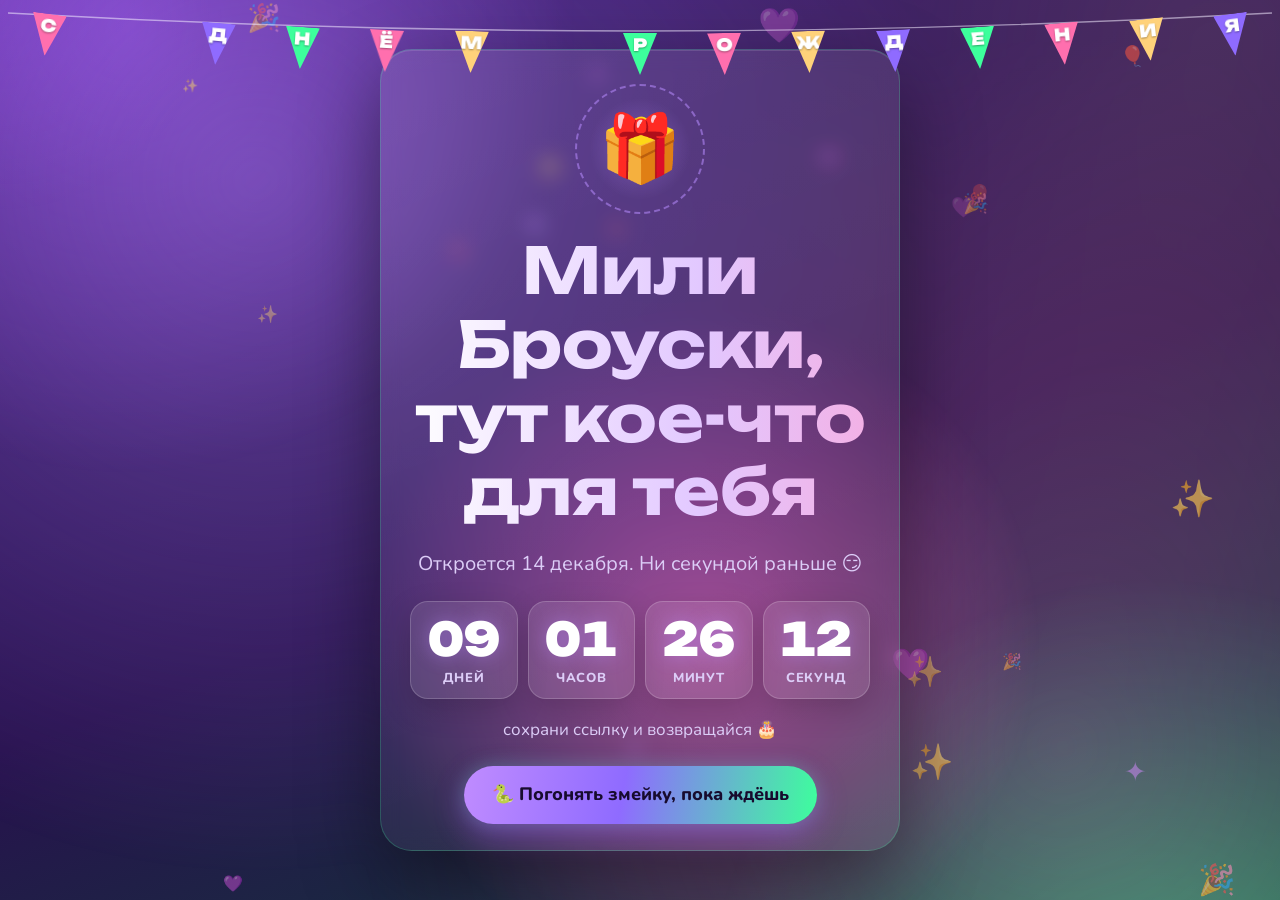
<file: index.html>
<!DOCTYPE html>
<html lang="ru">
<head>
  <meta charset="utf-8">
  <meta name="viewport" content="width=device-width, initial-scale=1, viewport-fit=cover">
  <meta name="robots" content="noindex, nofollow">
  <meta name="theme-color" content="#0e0a16">
  <title>Мили Броуски, это для тебя 🎂</title>
  <link rel="icon" href="data:image/svg+xml,<svg xmlns='http://www.w3.org/2000/svg' viewBox='0 0 100 100'><text y='.9em' font-size='90'>🎂</text></svg>">
  <link rel="preconnect" href="https://fonts.googleapis.com">
  <link rel="preconnect" href="https://fonts.gstatic.com" crossorigin>
  <link rel="stylesheet" href="https://fonts.googleapis.com/css2?family=Unbounded:wght@500;700;900&family=Nunito:wght@400;600;700;800&family=Lora:ital,wght@0,400;0,600;1,400;1,600&display=swap">
  <link rel="stylesheet" href="css/style.css?v=15">
</head>
<body class="theme-cover" data-banner="С ДНЁМ РОЖДЕНИЯ" data-decor="✨,🎈,💜,⭐,🎉,✦">
  <main class="cover">
    <div class="glass">
      <!-- Обратный отсчёт: виден до 14 декабря, потом сам исчезает и появляется вход -->
      <div class="countdown" aria-live="polite">
        <div class="cake-wrap"><div class="cake" aria-hidden="true">🎁</div></div>
        <h1 class="shine">Мили Броуски, тут кое-что для тебя</h1>
        <p class="cd-sub">Откроется 14 декабря. Ни секундой раньше 😏</p>
        <div class="cd-grid">
          <div class="cd-cell"><b data-cd="d">00</b><span>дней</span></div>
          <div class="cd-cell"><b data-cd="h">00</b><span>часов</span></div>
          <div class="cd-cell"><b data-cd="m">00</b><span>минут</span></div>
          <div class="cd-cell"><b data-cd="s">00</b><span>секунд</span></div>
        </div>
        <p class="cd-note">сохрани ссылку и возвращайся 🎂</p>
        <!-- Чтобы ждать было веселее — змейка на отдельном экране -->
        <button id="snake-open" class="btn snake-open" type="button">🐍 Погонять змейку, пока ждёшь</button>
      </div>

      <div class="gate-wrap">
        <div class="cake-wrap"><div class="cake" aria-hidden="true">🎂</div></div>
        <h1 class="shine">Мили Броуски, это для тебя</h1>
        <form id="gate" class="gate" autocomplete="off">
          <label for="word">Секретное слово: кто мы друг другу?</label>
          <input id="word" name="word" type="text" inputmode="text" autocapitalize="off" autocorrect="off" spellcheck="false" placeholder="…" enterkeyhint="go" required>
          <button class="btn" type="submit">Войти</button>
          <div class="err" aria-live="polite"></div>
        </form>
      </div>

      <div class="welcome">
        <span class="age" aria-hidden="true">21</span>
        <h1 class="big shine">С днём рождения, Лапка!</h1>
        <p>21 — это уже серьёзно (нет)</p>
        <a class="btn" href="valorant.html" data-ds="щас, сначала кое-что покажу 👀">пошли в дс? 🎮</a>
      </div>
    </div>
  </main>
  <script src="js/main.js?v=21"></script>
</body>
</html>
</file>
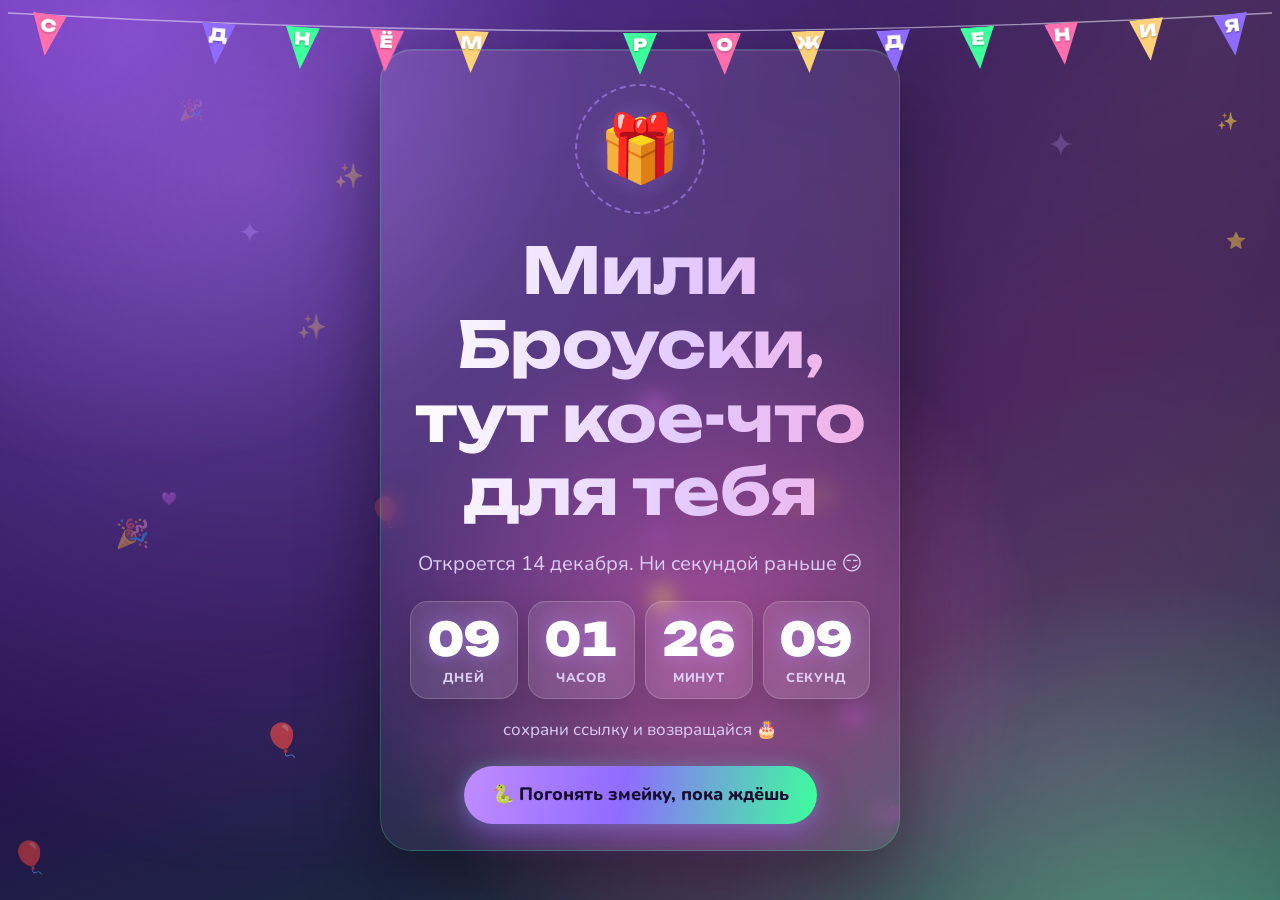
<file: bro.html>
<!DOCTYPE html>
<html lang="ru">
<head>
  <meta charset="utf-8">
  <meta name="viewport" content="width=device-width, initial-scale=1, viewport-fit=cover">
  <meta name="robots" content="noindex, nofollow">
  <meta name="theme-color" content="#fff5ec">
  <title>Моя лучшая бро 🧡</title>
  <script>try{if(sessionStorage.getItem("mili-family-v1")!=="1")location.replace("index.html")}catch(e){}</script>
  <link rel="icon" href="data:image/svg+xml,<svg xmlns='http://www.w3.org/2000/svg' viewBox='0 0 100 100'><text y='.9em' font-size='90'>🧡</text></svg>">
  <link rel="preconnect" href="https://fonts.googleapis.com">
  <link rel="preconnect" href="https://fonts.gstatic.com" crossorigin>
  <link rel="stylesheet" href="https://fonts.googleapis.com/css2?family=Unbounded:wght@500;700;900&family=Nunito:wght@400;600;700;800&family=Lora:ital,wght@0,400;0,600;1,400;1,600&display=swap">
  <link rel="stylesheet" href="css/style.css?v=15">
</head>
<body class="theme-warm" data-page="4" data-banner="БРО НАВСЕГДА" data-decor="🧡,♡,✿,✨,❀">
  <main class="page">

    <section class="years scene zoom-in">
      <div class="num shine" data-speed="0.1">~2</div>
      <div class="cap">года дружбы</div>
      <div class="days">это примерно <b data-count="730">730</b> дней вместе</div>
    </section>

    <section class="prose center">
      <p class="scrub">Тут без рофлов. Ну, почти.</p>
      <p class="scrub">Мили Броуски, я хочу, чтобы ты знала: я всё замечаю. Вот что ты делала для меня все эти два года.</p>
    </section>

    <svg class="wave" viewBox="0 0 140 20" aria-hidden="true"><path d="M2 10 Q 19.5 0 37 10 T 72 10 T 107 10 T 138 10" fill="none" stroke="currentColor" stroke-width="2.5" stroke-linecap="round"/></svg>

    <section>
      <h2 class="reveal split">Ты делаешь милые ролики</h2>
      <div class="clips-warm">
        <figure class="memory reveal">
          <video class="tall" src="media/S04_V1.mp4" poster="media/S04_V1_poster.jpg" width="720" height="1280" controls playsinline preload="none"></video>
        </figure>
        <figure class="memory reveal" style="--d:.1s">
          <video src="media/S04_V5.mp4" poster="media/S04_V5_poster.jpg" width="1280" height="960" controls playsinline preload="none"></video>
        </figure>
        <figure class="memory reveal" style="--d:.2s">
          <video src="media/S04_V7.mp4" poster="media/S04_V7_poster.jpg" width="384" height="384" controls playsinline preload="none" loop></video>
        </figure>
      </div>
    </section>

    <section>
      <h2 class="reveal split">Ты всегда пишешь первой</h2>
      <p class="reveal">И всегда в меня веришь.</p>
      <figure class="memory natural-wrap reveal">
        <img class="zoomable" src="media/S04_V4.jpg" alt="Сообщение от Мили Броуски" width="424" height="307" loading="lazy">
        <figcaption>поддержка уровня «Мили Броуски»</figcaption>
      </figure>
    </section>

    <section>
      <h2 class="reveal split">Ты всегда придумываешь что-то необычное</h2>
      <figure class="memory natural-wrap reveal">
        <img class="zoomable" src="media/S04_V8.jpg" alt="Адвент-календарь из сердечек" width="293" height="182" loading="lazy">
        <figcaption>адвент-календарь, который придумала ты 🍋</figcaption>
      </figure>
    </section>

    <section>
      <h2 class="reveal split">Ты рисуешь</h2>
      <figure class="memory reveal" style="max-width:620px; margin-left:auto; margin-right:auto">
        <img class="zoomable" src="media/S04_V6.jpg" alt="Рисунок Мили Броуски" width="1536" height="2048" loading="lazy">
      </figure>
    </section>

    <section>
      <h2 class="reveal split">И делишься со мной всем</h2>
      <div class="pair reveal">
        <figure class="memory">
          <img class="zoomable" src="media/S04_V2.jpg" alt="Мили Броуски в красном платье" width="722" height="1280" loading="lazy">
        </figure>
        <figure class="memory">
          <img class="zoomable" src="media/S04_V3.jpg" alt="Мили Броуски в очках" width="640" height="640" loading="lazy">
        </figure>
      </div>
    </section>

    <section class="prose center">
      <p class="scrub">Я вижу, сколько сил ты во всё это вкладываешь. И очень-очень это ценю.</p>
    </section>

    <svg class="wave" viewBox="0 0 140 20" aria-hidden="true"><path d="M2 10 Q 19.5 0 37 10 T 72 10 T 107 10 T 138 10" fill="none" stroke="currentColor" stroke-width="2.5" stroke-linecap="round"/></svg>

    <section class="bro-quote zoom-in">
      <p>Ты моя лучшая бро.</p>
      <p class="shine">Мы единственные такие бро.</p>
    </section>

    <div class="next">
      <a class="btn" href="final.html">дальше →</a>
    </div>
  </main>
  <script src="js/main.js?v=21"></script>
</body>
</html>
</file>
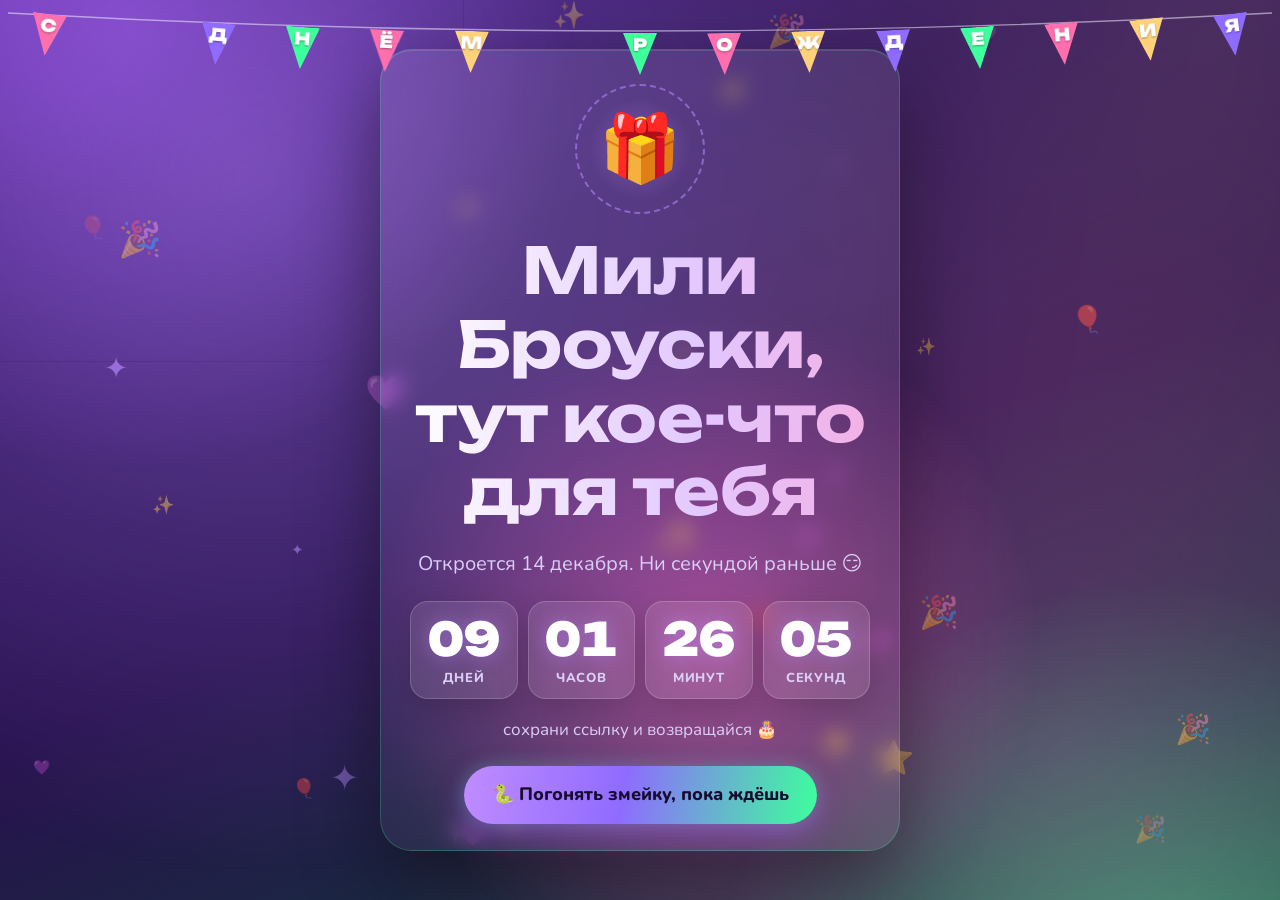
<file: characters.html>
<!DOCTYPE html>
<html lang="ru">
<head>
  <meta charset="utf-8">
  <meta name="viewport" content="width=device-width, initial-scale=1, viewport-fit=cover">
  <meta name="robots" content="noindex, nofollow">
  <meta name="theme-color" content="#fde8f3">
  <title>Я вижу в них тебя 🐾</title>
  <script>try{if(sessionStorage.getItem("mili-family-v1")!=="1")location.replace("index.html")}catch(e){}</script>
  <link rel="icon" href="data:image/svg+xml,<svg xmlns='http://www.w3.org/2000/svg' viewBox='0 0 100 100'><text y='.9em' font-size='90'>🐾</text></svg>">
  <link rel="preconnect" href="https://fonts.googleapis.com">
  <link rel="preconnect" href="https://fonts.gstatic.com" crossorigin>
  <link rel="stylesheet" href="https://fonts.googleapis.com/css2?family=Unbounded:wght@500;700;900&family=Nunito:wght@400;600;700;800&family=Lora:ital,wght@0,400;0,600;1,400;1,600&display=swap">
  <link rel="stylesheet" href="css/style.css?v=15">
</head>
<body class="theme-anime" data-page="3" data-banner="ЭТО ВСЁ ТЫ" data-decor="🌸,✦,♡,⭐,🐾,✧">
  <main class="page">

    <section class="reveal center scene">
      <h1 data-speed="0.12"><span class="spark">✦</span> <span class="shine">Я вижу в них тебя</span> <span class="spark">✦</span></h1>
      <p class="prose chars-lead">
        <span class="line reveal" style="--d:.15s">Есть персонажи, которые у меня навсегда связаны с тобой.</span>
        <span class="line reveal" style="--d:.35s">Смотрю на них — и вижу тебя.</span>
        <span class="line reveal" style="--d:.55s">Твою дерзость. Твою хитрость. Твой огонь.</span>
        <span class="line accent reveal" style="--d:.8s">Это не просто персонажи. Это ты — в разных вселенных ✦</span>
      </p>
    </section>

    <section class="avatars">
      <figure class="ava reveal">
        <span class="ring"><img class="zoomable" src="media/S03_V1.jpg" alt="Хена" width="736" height="740" loading="lazy"></span>
        <figcaption>Хена 🧡<small>тёплая и яркая — прям как ты</small></figcaption>
      </figure>
      <figure class="ava reveal" style="--d:.1s">
        <span class="ring"><img class="zoomable" src="media/S03_V2.jpg" alt="Рьё" width="736" height="736" loading="lazy"></span>
        <figcaption>Рьё 🔥<small>тот самый огонь внутри</small></figcaption>
      </figure>
      <figure class="ava reveal" style="--d:.2s">
        <span class="ring"><img class="zoomable" src="media/S03_V3.jpg" alt="Вайпер" width="733" height="733" loading="lazy"></span>
        <figcaption>Вайпер, конечно 💚<small>хитрая и опасная, всегда на шаг впереди</small></figcaption>
      </figure>
      <figure class="ava reveal" style="--d:.3s">
        <span class="ring"><img class="zoomable" src="media/S03_V4.jpg" alt="Пауэр" width="1085" height="1085" loading="lazy"></span>
        <figcaption>Пауэр 😈<small>громкая, дерзкая, неповторимая</small></figcaption>
      </figure>
      <figure class="ava reveal" style="--d:.4s">
        <span class="ring"><img class="zoomable" src="media/S03_V5.jpg" alt="Хаймия Мио" width="736" height="736" loading="lazy"></span>
        <figcaption>Хаймия Мио 💙<small>спокойная сила, которой не надо кричать</small></figcaption>
      </figure>
    </section>

    <section class="cat-stage">
      <div class="reveal">
        <h2 class="split">А теперь главный персонаж</h2>
        <p class="muted">Нажми, чтобы посмотреть, кто это</p>
      </div>
      <div class="cat-card zoom-in">
        <img src="media/S03_V6.jpg" alt="Котик" width="612" height="765" loading="lazy">
        <button class="peek" type="button"><span>🙈</span><span>кто это?</span></button>
      </div>
      <div class="cat-text">
        <h2>а это буквально ты 🐱</h2>
        <p>Такой же котик. И всегда кидает этот стикер.</p>
        <div class="paws" aria-hidden="true">🐾🐾🐾</div>
      </div>
    </section>

    <div class="next">
      <a class="btn" href="bro.html" data-ds="почти… ещё чуть-чуть 🐾">пошли в дс?</a>
    </div>
  </main>
  <script src="js/main.js?v=21"></script>
</body>
</html>
</file>
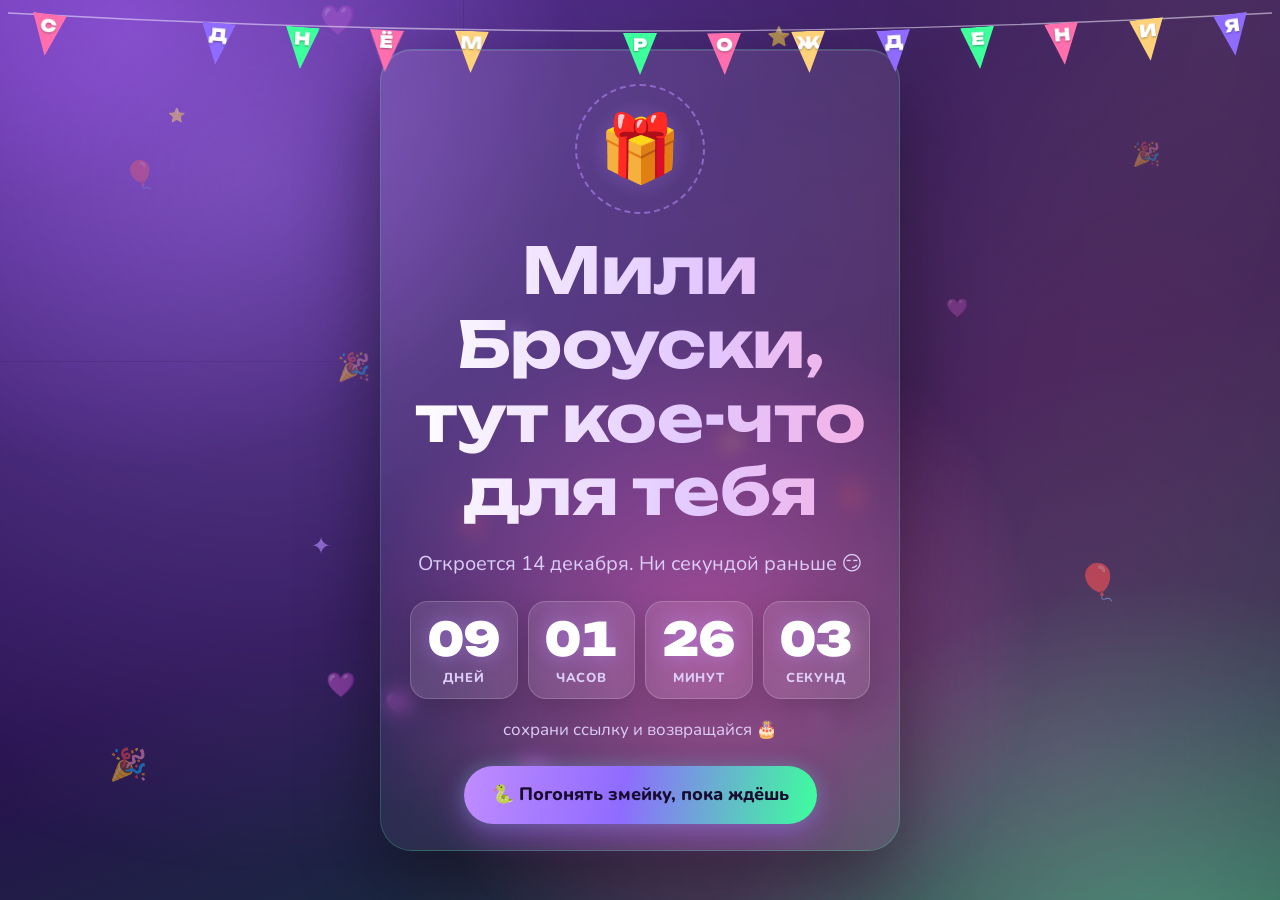
<file: final.html>
<!DOCTYPE html>
<html lang="ru">
<head>
  <meta charset="utf-8">
  <meta name="viewport" content="width=device-width, initial-scale=1, viewport-fit=cover">
  <meta name="robots" content="noindex, nofollow">
  <meta name="theme-color" content="#120a20">
  <title>С днём рождения, Мили Броуски! 💜</title>
  <script>try{if(sessionStorage.getItem("mili-family-v1")!=="1")location.replace("index.html")}catch(e){}</script>
  <link rel="icon" href="data:image/svg+xml,<svg xmlns='http://www.w3.org/2000/svg' viewBox='0 0 100 100'><text y='.9em' font-size='90'>💜</text></svg>">
  <link rel="preconnect" href="https://fonts.googleapis.com">
  <link rel="preconnect" href="https://fonts.gstatic.com" crossorigin>
  <link rel="stylesheet" href="https://fonts.googleapis.com/css2?family=Unbounded:wght@500;700;900&family=Nunito:wght@400;600;700;800&family=Lora:ital,wght@0,400;0,600;1,400;1,600&display=swap">
  <link rel="stylesheet" href="css/style.css?v=15">
</head>
<body class="theme-final" data-page="5" data-banner="УРА, 21 ГОД!" data-decor="✦,⭐,✨,✧,·">
  <main class="page">

    <section class="wish scene">
      <h1 class="split" data-speed="0.12">С днём рождения, Мили Броуски!</h1>
      <p>
        <span class="line reveal" style="--d:.2s">Желаю тебе здоровья, счастья,</span>
        <span class="line reveal" style="--d:.4s">чтобы ты всегда радовалась, была весёлой</span>
        <span class="line reveal" style="--d:.6s">и никогда не грустила.</span>
      </p>
      <p class="one reveal" style="--d:.9s">И это только 1% того, что я тебе желаю.</p>
    </section>

    <!-- Торт: свечи задуваются в микрофон (или пальцем, если микрофон нельзя) -->
    <section class="cake-stage reveal">
      <h2>Сначала — загадай желание 🕯️</h2>
      <p class="muted">и задуй свечи</p>
      <div class="bcake" id="bcake">
        <div class="candles">
          <span class="candle" data-n="0"><i class="flame"></i></span>
          <span class="candle" data-n="1"><i class="flame"></i></span>
          <span class="candle num" data-n="2"><i class="flame"></i><em>2</em></span>
          <span class="candle num" data-n="3"><i class="flame"></i><em>1</em></span>
          <span class="candle" data-n="4"><i class="flame"></i></span>
          <span class="candle" data-n="5"><i class="flame"></i></span>
        </div>
        <div class="tier t2"><i class="drip"></i></div>
        <div class="tier t1"><i class="drip"></i></div>
        <div class="plate"></div>
      </div>
      <div class="blow-ui">
        <button id="blow" class="btn" type="button">🎤 Задуть в микрофон</button>
        <p class="blow-hint muted">или нажимай на свечи пальцем</p>
        <div class="blow-meter" aria-hidden="true"><i></i></div>
      </div>
      <p class="wish-done">Желание загадано и уже в пути ✨<br><small>а теперь — подарок 👇</small></p>
    </section>

    <section class="gift-stage zoom-in">
      <h2>А это тебе 🎁</h2>
      <button id="gift" class="gift" type="button" aria-label="Открыть подарок" aria-expanded="false" aria-controls="prize">
        <span class="lid"><span class="bow"></span></span>
        <span class="box"></span>
        <span class="q" aria-hidden="true">?</span>
      </button>
      <p class="tap">нажми на коробку</p>

      <div id="prize" class="prize" aria-live="polite">
        <div class="qr"><img id="qr" alt="QR-код для получения подарка" width="512" height="512"></div>
        <p>Забери свой подарок в пункте выдачи Wildberries, покажи там этот QR 🎁</p>
      </div>
    </section>

    <!-- Намёк на знак зодиака: Стрелец ♐ -->
    <section class="zodiac reveal">
      <span class="kicker">P.S. от звёзд</span>
      <svg viewBox="0 0 300 210" role="img" aria-label="Созвездие Стрельца">
        <path class="arrow" pathLength="1" d="M58 192 H250 M250 192 l-13 -8 M250 192 l-13 8 M58 192 l-12 -8 M58 192 l-12 8 M70 192 l-12 -8 M70 192 l-12 8"/>
        <g class="lines">
          <line x1="40" y1="110" x2="95" y2="100" style="--d:.1s"/>
          <line x1="40" y1="110" x2="100" y2="150" style="--d:.2s"/>
          <line x1="95" y1="100" x2="100" y2="150" style="--d:.3s"/>
          <line x1="95" y1="100" x2="125" y2="60" style="--d:.4s"/>
          <line x1="125" y1="60" x2="165" y2="95" style="--d:.5s"/>
          <line x1="95" y1="100" x2="165" y2="95" style="--d:.6s"/>
          <line x1="100" y1="150" x2="180" y2="150" style="--d:.7s"/>
          <line x1="165" y1="95" x2="180" y2="150" style="--d:.8s"/>
          <line x1="165" y1="95" x2="225" y2="85" style="--d:.9s"/>
          <line x1="225" y1="85" x2="240" y2="135" style="--d:1s"/>
          <line x1="240" y1="135" x2="180" y2="150" style="--d:1.1s"/>
        </g>
        <g class="stars">
          <circle cx="40" cy="110" r="3.2"/>
          <circle cx="95" cy="100" r="3.6"/>
          <circle cx="100" cy="150" r="4.4"/>
          <circle cx="125" cy="60" r="3.4"/>
          <circle cx="165" cy="95" r="3"/>
          <circle cx="180" cy="150" r="3.8"/>
          <circle cx="225" cy="85" r="4.2"/>
          <circle cx="240" cy="135" r="3"/>
        </g>
      </svg>
      <div class="sign" aria-hidden="true">&#9808;&#xFE0E;</div>
      <p>14 декабря звёзды выстроились в одного очень меткого человека.</p>
      <p class="muted">Ты родилась под знаком, который всегда попадает точно в цель 🏹<br>Теперь понятно, откуда такие хедшоты 😏</p>
    </section>

    <!-- Большое письмо: что я её очень люблю и ценю -->
    <section class="letter">
      <div class="letter-inner">
        <h2 class="split">Мили Броуски, это тебе 💌</h2>
        <p class="scrub">Хочу сказать то, что в войсе обычно не говорится вслух.</p>
        <p class="scrub">Я очень тебя люблю и очень ценю. По-настоящему — так, что словами это сложно передать, но я попробую.</p>
        <p class="scrub">Ты человек, с которым можно и орать в войсе, и рофлить до ночи, и молчать, и говорить о самом важном. С тобой всегда легко, всегда смешно и всегда по-настоящему.</p>
        <p class="scrub">Спасибо тебе за каждое «пошли в дс?», за каждый ролик, каждый рисунок и каждый стикер с котиком. За то, что пишешь первой, придумываешь что-то необычное и делишься со мной всем. Я вижу, сколько в этом тебя, и ничего из этого не принимаю как должное.</p>
        <p class="scrub">Мы друг другу не просто друзья. Мы друг другу семья. И для меня это самое ценное, что только может быть.</p>
        <p class="scrub">Пусть твой 21-й год будет самым ярким: побольше эйсов и вантапов, поменьше токсичных тиммейтов, и чтобы каждый день находился повод улыбнуться. А если вдруг станет грустно — ты знаешь, где меня найти. В дс, конечно.</p>
        <p class="big-love reveal">Люблю тебя, Мили Броуски <span class="heartbeat">💜</span></p>
        <p class="sig reveal">— твоя семья. Навсегда.</p>
      </div>
    </section>

    <section class="last center reveal">
      <button id="ds-final" class="btn" type="button">Ну что, пошли в дс? 💜</button>
    </section>
  </main>
  <script src="js/main.js?v=21"></script>
</body>
</html>
</file>
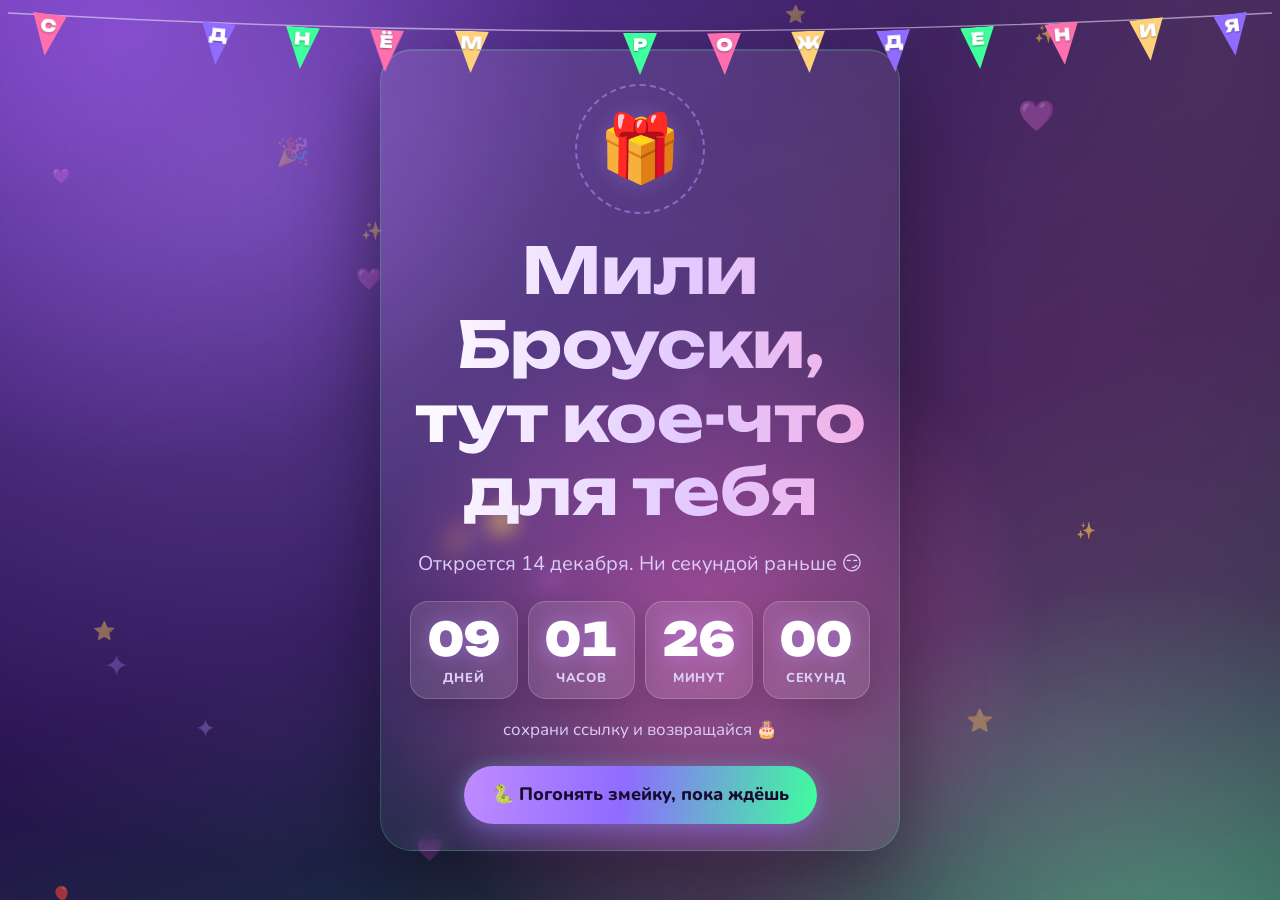
<file: memes.html>
<!DOCTYPE html>
<html lang="ru">
<head>
  <meta charset="utf-8">
  <meta name="viewport" content="width=device-width, initial-scale=1, viewport-fit=cover">
  <meta name="robots" content="noindex, nofollow">
  <meta name="theme-color" content="#fff4d9">
  <title>Мили Броуски: мемы и мультивселенная 😈</title>
  <script>try{if(sessionStorage.getItem("mili-family-v1")!=="1")location.replace("index.html")}catch(e){}</script>
  <link rel="icon" href="data:image/svg+xml,<svg xmlns='http://www.w3.org/2000/svg' viewBox='0 0 100 100'><text y='.9em' font-size='90'>😈</text></svg>">
  <link rel="preconnect" href="https://fonts.googleapis.com">
  <link rel="preconnect" href="https://fonts.gstatic.com" crossorigin>
  <link rel="stylesheet" href="https://fonts.googleapis.com/css2?family=Unbounded:wght@500;700;900&family=Nunito:wght@400;600;700;800&family=Lora:ital,wght@0,400;0,600;1,400;1,600&display=swap">
  <link rel="stylesheet" href="css/style.css?v=15">
</head>
<body class="theme-memes" data-page="2" data-banner="ЗЛЮКА ДНЯ" data-decor="😈,🤣,💥,⭐,😤,✨,💢">
  <main class="page">

    <section class="reveal scene">
      <h1 class="split" data-speed="0.12">Мили Броуски — <mark>злюка</mark>.<br>Но милая злюка.</h1>
      <p class="prose">Ругается — и через секунду уже рофлит. Самый смешной человек в моей жизни, без преувеличений.</p>
    </section>

    <section class="meters reveal">
      <div class="meter">
        <div class="label"><span>Уровень злюки 😤</span><span data-count="67" data-suffix="% 🤣">67% 🤣</span></div>
        <div class="track"><div class="fill" style="--v:67%; --c:#ff5a4e"></div></div>
      </div>
      <div class="meter">
        <div class="label"><span>Уровень милоты 🥺</span><span data-count="100" data-suffix="%">100%</span></div>
        <div class="track"><div class="fill" style="--v:100%; --c:#ff8fc7"></div></div>
      </div>
      <div class="meter">
        <div class="label"><span>Уровень рофла 🤣</span><span>не влезло 🤯</span></div>
        <div class="track"><div class="fill" style="--v:100%; --c:#ffd23f"></div></div>
      </div>
    </section>

    <div class="ticker" data-text="ЗЛЮКА ✦ НО МИЛАЯ ✦ РОФЛ ✦ ЗЛЮКА ✦ НО МИЛАЯ ✦ ОЧЕНЬ СМЕШНАЯ ✦"></div>

    <section class="grid2">
      <figure class="sticker reveal" style="--r:-2deg" data-emoji="🎬">
        <img class="zoomable" src="media/S02_V1.jpg" alt="Мем Absolute Cinema" width="1280" height="1104" loading="lazy">
        <figcaption>Мили Броуски, когда её рофл зашёл всему войсу</figcaption>
      </figure>

      <figure class="sticker reveal" style="--r:1.5deg; --d:.1s" data-emoji="🤨">
        <img class="zoomable" src="media/S02_V2.jpg" alt="Мили Броуски в наушниках" width="1280" height="1112" loading="lazy">
        <figcaption>Лицо человека, который сейчас скажет что-то очень смешное. Или наорёт.
          <small>Шансы 50 на 50, угадать невозможно</small></figcaption>
      </figure>

      <figure class="sticker narrow reveal" style="--r:-3deg" data-emoji="👁">
        <img class="zoomable" src="media/S02_V6.jpg" alt="Мили Броуски смотрит в камеру" width="484" height="296" loading="lazy">
        <figcaption>Когда твой бро сделал что-то ужасное, и ты смотришь на то, что он натворил</figcaption>
      </figure>
    </section>

    <!-- Горизонтальная лента: листаешь вниз — карточки едут вбок -->
    <section class="hscroll">
      <div class="hs-sticky">
        <div class="hs-head">
          <span class="verse-label">🌀 Мили Броуски во всех вселенных</span>
          <h2 class="split">Если бы она была <mark>аниме-персонажем</mark></h2>
          <p>А она была. Причём сразу в трёх вселенных. Листай →</p>
        </div>

        <div class="hs-track">
        <figure class="sticker reveal" style="--r:1deg" data-emoji="🔮">
          <img class="zoomable" src="media/S02_V3.jpg" alt="Мили Броуски в стиле Fairy Tail" width="1149" height="1369" loading="lazy">
          <figcaption>Хвост Феи, теневая магия.
            <small>Сохраняет хладнокровие. Ну, иногда.</small></figcaption>
        </figure>

        <figure class="sticker reveal" style="--r:-1.5deg; --d:.1s" data-emoji="🎯">
          <img class="zoomable" src="media/S02_V4.jpg" alt="Мили Броуски как агент Валоранта Shade" width="1054" height="1492" loading="lazy">
          <figcaption>Агент Shade, контроллер.
            <small>Riot, мы ждём. Пора добавлять.</small></figcaption>
        </figure>

        <figure class="sticker reveal" style="--r:2deg" data-emoji="⭐">
          <img class="zoomable" src="media/S02_V5.jpg" alt="Мили Броуски как персонаж Genshin Impact Кирэя" width="1181" height="1331" loading="lazy">
          <figcaption>Кирэя, 5★, Гео.
            <small>Выпадает с первой крутки. Потому что заслужила.</small></figcaption>
        </figure>
        </div>
        <div class="hs-bar" aria-hidden="true"><i></i></div>
      </div>
    </section>

    <div class="ticker alt" data-text="ГГ ✦ МИЛИ БРОУСКИ ЛУЧШАЯ ✦ ГГ ✦ ПОШЛИ В ДС ✦"></div>

    <div class="next">
      <a class="btn" href="characters.html" data-ds="ладно-ладно, ещё пару страничек 😅">пошли сидеть в дс →</a>
    </div>
  </main>
  <script src="js/main.js?v=21"></script>
</body>
</html>
</file>
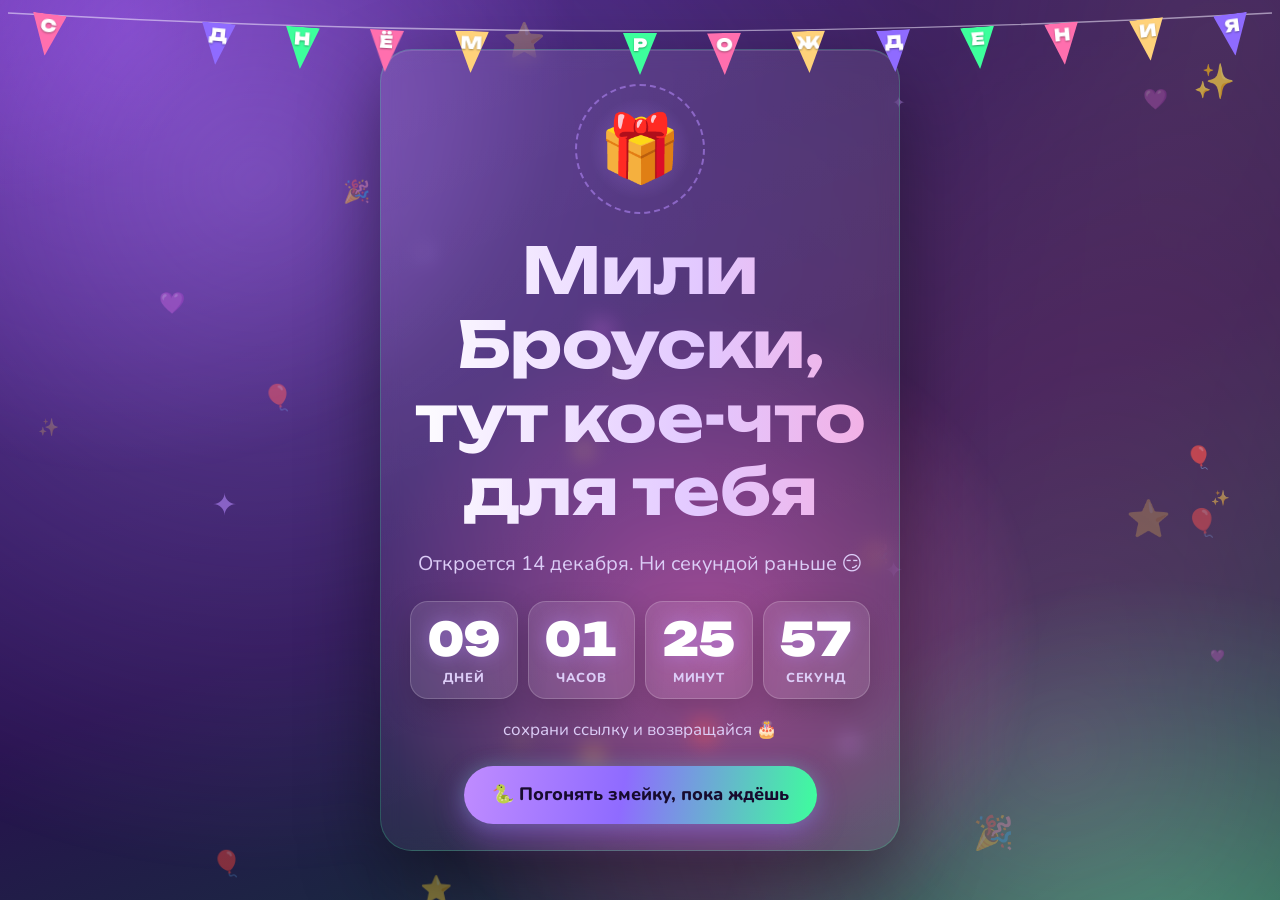
<file: valorant.html>
<!DOCTYPE html>
<html lang="ru">
<head>
  <meta charset="utf-8">
  <meta name="viewport" content="width=device-width, initial-scale=1, viewport-fit=cover">
  <meta name="robots" content="noindex, nofollow">
  <meta name="theme-color" content="#06080a">
  <title>Хайлайты Мили Броуски 💚</title>
  <script>try{if(sessionStorage.getItem("mili-family-v1")!=="1")location.replace("index.html")}catch(e){}</script>
  <link rel="icon" href="data:image/svg+xml,<svg xmlns='http://www.w3.org/2000/svg' viewBox='0 0 100 100'><text y='.9em' font-size='90'>💚</text></svg>">
  <link rel="preconnect" href="https://fonts.googleapis.com">
  <link rel="preconnect" href="https://fonts.gstatic.com" crossorigin>
  <link rel="stylesheet" href="https://fonts.googleapis.com/css2?family=Unbounded:wght@500;700;900&family=Nunito:wght@400;600;700;800&family=Lora:ital,wght@0,400;0,600;1,400;1,600&display=swap">
  <link rel="stylesheet" href="css/style.css?v=15">
</head>
<body class="theme-valo" data-page="1" data-banner="GG WP · LVL 21" data-decor="✚,◆,☠,✦,⌖">
  <main class="page">

    <section class="valo-hero reveal scene">
      <span class="kicker">// Viper main · Diamond 1</span>
      <h1 class="glitch" data-speed="0.12" data-text="Хайлайты Мили Броуски">Хайлайты Мили&nbsp;Броуски</h1>
      <p class="muted prose">Когда Кира заходит в катку, у врагов начинается очень токсичный день ☠️💚</p>
      <div class="stats">
        <div class="stat"><span>Агент</span><b>Вайпер</b></div>
        <div class="stat"><span>Ранг</span><b>Даймонд&nbsp;1</b></div>
        <div class="stat"><span>Стиль</span><b>Хитро</b></div>
      </div>
    </section>

    <div class="ticker" data-text="ACE ✦ ВАНТАПЫ ✦ ИДЕАЛЬНЫЙ СПРЕЙ ✦ VIPER MAIN ✦ DIAMOND 1 ✦ ТИММЕЙТЫ, УЧИТЕСЬ ✦"></div>

    <!-- Разминка: пока не попадёшь по всем мишеням, хайлайты закрыты -->
    <section class="aim reveal" id="aim">
      <span class="kicker">// разминка перед хайлайтами</span>
      <h2>Попади по <span class="aim-goal">15</span> мишеням — и хайлайты твои</h2>
      <div class="arena" id="arena">
        <div class="arena-hud">
          <span>🎯 <b id="aim-hits">0</b>/<span class="aim-goal">15</span></span>
          <span>⏱ <b id="aim-time">0.0</b> с</span>
          <span>точность <b id="aim-acc">—</b></span>
        </div>
        <div class="arena-start">
          <p>Мишени появляются и исчезают. Жми быстрее, чем они пропадут.</p>
          <button class="btn" id="aim-start" type="button">Начать разминку</button>
        </div>
      </div>
      <p class="aim-result" aria-live="polite"></p>
    </section>

    <!-- Подписи к видео можно менять как угодно: .clip-tag — плашка, figcaption — текст под видео -->
    <section class="grid2 vault">
      <figure class="clip reveal">
        <div class="clip-tag">Эйс</div>
        <div class="frame"><video src="media/S01_V1.mp4" poster="media/S01_V1_poster.jpg" width="1280" height="720" controls playsinline preload="none"></video></div>
        <figcaption>Пять из пяти. Тиммейты просто стояли и смотрели.</figcaption>
      </figure>

      <figure class="clip reveal" style="--d:.1s">
        <div class="clip-tag">Эйс на пистолетке</div>
        <div class="frame"><video src="media/S01_V2.mp4" poster="media/S01_V2_poster.jpg" width="1280" height="720" controls playsinline preload="none"></video></div>
        <figcaption>Пистолетный раунд, а итог тот же: все пятеро в лобби.</figcaption>
      </figure>

      <figure class="clip reveal">
        <div class="clip-tag">Умом</div>
        <div class="frame"><video src="media/S01_V3.mp4" poster="media/S01_V3_poster.jpg" width="1280" height="720" controls playsinline preload="none"></video></div>
        <figcaption>Не аим, а голова: переиграла всех чисто на хитрости.</figcaption>
      </figure>

      <figure class="clip reveal" style="--d:.1s">
        <div class="clip-tag">Тиммейты, учитесь</div>
        <div class="frame"><video src="media/S01_V4.mp4" poster="media/S01_V4_poster.jpg" width="1280" height="720" controls playsinline preload="none"></video></div>
        <figcaption>Сохраняйте и пересматривайте. Бесплатный урок от Даймонда.</figcaption>
      </figure>

      <figure class="clip reveal">
        <div class="clip-tag">Вантапы</div>
        <div class="frame"><video src="media/S01_V5.mp4" poster="media/S01_V5_poster.jpg" width="1280" height="720" controls playsinline preload="none"></video></div>
        <figcaption>Один выстрел — один минус. Даже не пытайтесь.</figcaption>
      </figure>

      <figure class="clip reveal" style="--d:.1s">
        <div class="clip-tag">Идеальный спрей</div>
        <div class="frame"><video src="media/S01_V6.mp4" poster="media/S01_V6_poster.jpg" width="1280" height="720" controls playsinline preload="none"></video></div>
        <figcaption>Контроль отдачи как по учебнику. Каждая пуля — куда надо.</figcaption>
      </figure>

      <figure class="clip reveal">
        <div class="clip-tag">Реплей</div>
        <div class="frame"><video src="media/S01_V7.mp4" poster="media/S01_V7_poster.jpg" width="1280" height="720" controls playsinline preload="none"></video></div>
        <figcaption>Разбор для тех, кто не понял с первого раза 📼</figcaption>
      </figure>
    </section>

    <section class="reveal vault">
      <span class="kicker">// пруфы</span>
      <figure class="clip" style="max-width:820px">
        <div class="frame"><img class="zoomable" src="media/S01_V8.jpg" alt="Таблица счёта матча" width="1112" height="656" loading="lazy"></div>
        <figcaption>«Князь Демонов» — это она. Первая строчка, 11/4/4, счёт 6:1. Вопросы?</figcaption>
      </figure>
    </section>

    <div class="ticker alt" data-text="⚠ НЕ БЫКУЙ НА ВАЙПЕР ⚠ ОПАСНО ДЛЯ ЖИЗНИ ⚠"></div>

    <section class="reveal">
      <div class="warning">
        <h2>⚠ Внимание, тиммейты</h2>
        <p>Быкануть на Мили Броуски можно. Один раз.</p>
        <p>Дальше будет разнос: сначала в игре, потом в чате. Возражения не принимаются, мы предупреждали.</p>
      </div>
    </section>

    <div class="next">
      <a class="btn" href="memes.html">дальше →</a>
    </div>
  </main>
  <script src="js/main.js?v=21"></script>
</body>
</html>
</file>
<file: css/style.css>
/* ============ База ============ */
*, *::before, *::after { box-sizing: border-box; }
html { -webkit-text-size-adjust: 100%; scroll-behavior: smooth; }
body {
  margin: 0;
  min-height: 100vh;
  min-height: 100svh;
  background-color: var(--bg);
  color: var(--fg);
  font-family: "Nunito", system-ui, -apple-system, "Segoe UI", Roboto, sans-serif;
  font-size: 19px;
  line-height: 1.55;
  -webkit-tap-highlight-color: transparent;
  overflow-x: hidden;
}
img, video { display: block; max-width: 100%; height: auto; }
figure { margin: 0; }
h1, h2, h3 {
  font-family: "Unbounded", system-ui, sans-serif;
  line-height: 1.15;
  margin: 0 0 .5em;
  letter-spacing: -.01em;
  overflow-wrap: anywhere;
}
h1 { font-size: clamp(30px, 8.5vw, 64px); }
h2 { font-size: clamp(22px, 6.2vw, 40px); }
h3 { font-size: clamp(18px, 5vw, 24px); }
p { margin: 0 0 1em; }
a { color: inherit; }

.page {
  position: relative; z-index: 1;
  max-width: 1080px;
  margin: 0 auto;
  /* Снизу запас 110px: там закреплены кнопка музыки и ползунок громкости —
     иначе в самом конце страницы они накрывают кнопку перехода */
  padding: calc(78px + env(safe-area-inset-top)) 14px calc(110px + env(safe-area-inset-bottom));
}
@media (min-width: 600px) { .page { padding-left: 28px; padding-right: 28px; } }
section { margin: 0 0 64px; }
.prose { max-width: 700px; }
.prose.center, .center .prose { margin-left: auto; margin-right: auto; }
.center { text-align: center; }
.muted { color: var(--muted, inherit); opacity: .9; }
.small { font-size: 16px; }

/* Сетка в две колонки на широких экранах */
@media (min-width: 860px) {
  .grid2 { display: grid; grid-template-columns: 1fr 1fr; gap: 34px 28px; align-items: start; }
  .grid2 > :last-child:nth-child(odd) { grid-column: 1 / -1; max-width: 640px; width: 100%; justify-self: center; }
}

/* Переливающийся текст */
.shine {
  background: var(--shine);
  background-size: 250% 100%;
  -webkit-background-clip: text; background-clip: text;
  color: transparent;
  animation: shine 7s linear infinite;
}

/* ============ Плавающие украшения на фоне ============ */
.decor { position: fixed; inset: 0; z-index: 0; overflow: hidden; pointer-events: none; }
.decor span {
  position: absolute; line-height: 1;
  color: var(--decor, var(--accent));
  opacity: var(--o, .4);
  animation: floaty ease-in-out infinite alternate;
  will-change: transform;
}

/* ============ Бегущая строка ============ */
.ticker {
  position: relative; z-index: 1;
  width: 100vw; margin: 0 0 56px calc(50% - 50vw);
  overflow: hidden; white-space: nowrap;
  padding: 12px 0;
  background: var(--ticker-bg, var(--accent));
  color: var(--ticker-fg, var(--on-accent));
  font: 900 15px/1 "Unbounded", sans-serif; letter-spacing: .08em; text-transform: uppercase;
  transform: rotate(var(--tilt, -1.5deg));
}
.ticker-track { display: inline-flex; animation: marquee var(--speed, 26s) linear infinite; }
.ticker-track span { padding-right: .6em; }

/* ============ Верхняя панель ============ */
.topbar {
  position: fixed; inset: 0 0 auto; z-index: 50;
  display: flex; align-items: center; gap: 14px;
  padding: calc(10px + env(safe-area-inset-top)) 16px 10px;
  background: var(--bar);
  -webkit-backdrop-filter: blur(12px);
  backdrop-filter: blur(12px);
}
.topbar .back {
  display: grid; place-items: center;
  width: 44px; height: 44px; border-radius: 50%;
  text-decoration: none; font-size: 22px; font-weight: 800;
  background: rgba(127, 127, 127, .15);
}
.dots { display: flex; gap: 8px; list-style: none; margin: 0 auto; padding: 0; }
.dots li { width: 9px; height: 9px; border-radius: 50%; background: currentColor; opacity: .22; transition: .3s; }
.dots li.done { opacity: .6; }
.dots li.now { opacity: 1; width: 26px; border-radius: 6px; background: var(--accent); box-shadow: 0 0 12px var(--glow); }
.topbar .count { width: 44px; text-align: right; font-weight: 800; font-size: 14px; opacity: .7; }

/* ============ Кнопки ============ */
.btn {
  position: relative; overflow: hidden;
  display: inline-flex; align-items: center; justify-content: center; gap: .5em;
  min-height: 58px; padding: 14px 28px;
  border: 0; border-radius: 999px;
  background: var(--accent); color: var(--on-accent);
  font: 800 18px/1.15 "Nunito", system-ui, sans-serif;
  text-decoration: none; text-align: center; cursor: pointer;
  box-shadow: 0 10px 28px var(--glow);
  transition: transform .15s ease, box-shadow .2s ease;
}
.btn::after { /* пробегающий блик */
  content: ""; position: absolute; top: 0; bottom: 0; left: -60%; width: 40%;
  background: linear-gradient(100deg, transparent, rgba(255, 255, 255, .45), transparent);
  transform: skewX(-20deg);
  animation: glint 3.8s ease-in-out infinite;
}
.btn:active { transform: scale(.96); }
.btn:focus-visible { outline: 3px solid var(--fg); outline-offset: 3px; }
.next { display: flex; justify-content: center; padding: 16px 0 8px; } /* всегда видна — не зависит от анимации появления */
.next .btn { width: 100%; max-width: 440px; }

/* ============ Появление при прокрутке ============ */
.reveal { opacity: 0; transform: translateY(26px); transition: opacity .8s ease var(--d, 0s), transform .8s ease var(--d, 0s); }
.reveal.in { opacity: 1; transform: none; }

/* ============ Видео и картинки ============ */
video { width: 100%; background: #000; }
.zoomable { cursor: zoom-in; }

.lightbox {
  position: fixed; inset: 0; z-index: 100;
  display: none; align-items: center; justify-content: center;
  padding: calc(16px + env(safe-area-inset-top)) 12px calc(16px + env(safe-area-inset-bottom));
  background: rgba(0, 0, 0, .93);
  cursor: zoom-out;
}
.lightbox.open { display: flex; animation: fade .25s ease; }
.lightbox img { max-width: 100%; max-height: 100%; object-fit: contain; border-radius: 8px; }
.lightbox .close {
  position: absolute; top: calc(12px + env(safe-area-inset-top)); right: 12px;
  width: 48px; height: 48px; border: 0; border-radius: 50%;
  background: rgba(255, 255, 255, .15); color: #fff; font-size: 24px; cursor: pointer;
}

/* ============ Тост ============ */
.toast {
  position: fixed; left: 50%; bottom: calc(28px + env(safe-area-inset-bottom)); z-index: 120;
  transform: translate(-50%, 30px); opacity: 0;
  max-width: calc(100% - 32px);
  padding: 14px 22px; border-radius: 16px;
  background: #1c1626; color: #fff; font-weight: 700; text-align: center;
  box-shadow: 0 12px 30px rgba(0, 0, 0, .35);
  transition: .3s ease; pointer-events: none;
}
.toast.show { transform: translate(-50%, 0); opacity: 1; }

.confetti { position: fixed; inset: 0; z-index: 110; pointer-events: none; }

/* ============ Анимации ============ */
@keyframes fade { from { opacity: 0; } }
@keyframes pop { 0% { opacity: 0; transform: scale(.85); } 70% { transform: scale(1.03); } 100% { opacity: 1; transform: none; } }
@keyframes bob { 50% { transform: translateY(-10px) rotate(-4deg); } }
@keyframes shake { 20%, 60% { transform: translateX(-10px); } 40%, 80% { transform: translateX(10px); } }
@keyframes drift { to { transform: translate(6%, 4%) scale(1.1); } }
@keyframes spin { to { transform: rotate(360deg); } }
@keyframes shine { to { background-position: -250% 0; } }
@keyframes marquee { to { transform: translateX(-50%); } }
@keyframes floaty { from { transform: translate(0, 0) rotate(-12deg); } to { transform: translate(14px, -28px) rotate(14deg); } }
@keyframes twinkle { 50% { opacity: .25; transform: scale(.7); } }
@keyframes glint { 0%, 55% { left: -60%; } 85%, 100% { left: 130%; } }
@keyframes wiggle {
  0%, 70%, 100% { transform: rotate(0); }
  75% { transform: rotate(-5deg); } 80% { transform: rotate(5deg); }
  85% { transform: rotate(-4deg); } 90% { transform: rotate(3deg); }
}
@keyframes glowpulse { 50% { filter: drop-shadow(0 0 18px var(--glow)); } }
@keyframes halo { 50% { transform: scale(1.12); opacity: .9; } }
@keyframes shoot {
  0% { transform: translate(0, 0) rotate(-35deg); opacity: 0; }
  5% { opacity: 1; }
  18%, 100% { transform: translate(-70vw, 45vh) rotate(-35deg); opacity: 0; }
}

/* =================================================================
   ОБЛОЖКА
   ================================================================= */
.theme-cover {
  --bg: #0e0a16; --fg: #f3ecff; --accent: #b88cff; --on-accent: #1a0f2b;
  --glow: rgba(184, 140, 255, .45); --bar: rgba(14, 10, 22, .7); --muted: #c7b8e0;
  --shine: linear-gradient(90deg, #fff 0%, #e2c8ff 25%, #ff9fd2 50%, #ffe39a 75%, #fff 100%);
}
.cover {
  position: relative; z-index: 1; isolation: isolate; overflow: hidden;
  min-height: 100vh; min-height: 100svh;
  display: grid; place-items: center;
  padding: 24px 16px calc(24px + env(safe-area-inset-bottom));
  text-align: center;
}
.cover::before {
  content: ""; position: absolute; inset: -25%; z-index: -1;
  background:
    radial-gradient(circle at 30% 30%, rgba(184, 140, 255, .38), transparent 42%),
    radial-gradient(circle at 72% 72%, rgba(255, 120, 200, .26), transparent 42%),
    radial-gradient(circle at 80% 20%, rgba(255, 210, 122, .14), transparent 35%);
  filter: blur(10px);
  animation: drift 10s ease-in-out infinite alternate;
}
.glass {
  width: min(100%, 520px);
  padding: 34px 22px 26px;
  border: 1px solid rgba(255, 255, 255, .12); border-radius: 32px;
  background: linear-gradient(160deg, rgba(255, 255, 255, .09), rgba(255, 255, 255, .03));
  -webkit-backdrop-filter: blur(10px); backdrop-filter: blur(10px);
  box-shadow: 0 30px 80px rgba(0, 0, 0, .45), inset 0 1px 0 rgba(255, 255, 255, .12);
}
.cake-wrap { position: relative; width: 130px; height: 130px; margin: 0 auto 20px; display: grid; place-items: center; }
.cake-wrap::before {
  content: ""; position: absolute; inset: 0; border-radius: 50%;
  border: 2px dashed rgba(184, 140, 255, .55);
  animation: spin 20s linear infinite;
}
.cake-wrap::after {
  content: ""; position: absolute; inset: 14px; border-radius: 50%;
  background: radial-gradient(circle, rgba(184, 140, 255, .35), transparent 70%);
}
.cake { position: relative; z-index: 1; font-size: 66px; line-height: 1; animation: bob 3s ease-in-out infinite; }
.cover h1 { margin-bottom: .3em; }
.gate { display: flex; flex-direction: column; gap: 12px; width: min(100%, 380px); margin: 26px auto 0; }
.gate label { color: var(--muted); font-size: 18px; }
.gate input {
  min-height: 58px; padding: 0 16px;
  border: 2px solid rgba(255, 255, 255, .16); border-radius: 18px;
  background: rgba(255, 255, 255, .06); color: inherit;
  font: 700 20px "Nunito", sans-serif; text-align: center; outline: none;
  transition: border-color .2s, box-shadow .2s;
}
.gate input:focus { border-color: var(--accent); box-shadow: 0 0 0 5px rgba(184, 140, 255, .18); }
.gate .err { min-height: 1.5em; color: #ff9db8; font-weight: 700; }
.shake { animation: shake .4s; }
.welcome { display: none; }
.unlocked .gate-wrap { display: none; }
.unlocked .welcome { display: block; animation: pop .7s ease both; }
.welcome .big { font-size: clamp(30px, 9vw, 60px); }
.welcome p { font-size: 22px; color: var(--muted); margin-bottom: 30px; }

/* =================================================================
   1 — ВАЛОРАНТ
   ================================================================= */
.theme-valo {
  --bg: #06080a; --fg: #e9fff2; --accent: #3dff8f; --on-accent: #03140a;
  --glow: rgba(61, 255, 143, .38); --bar: rgba(6, 8, 10, .78); --muted: #93bba4;
  --cut: polygon(0 0, calc(100% - 16px) 0, 100% 16px, 100% 100%, 16px 100%, 0 calc(100% - 16px));
  --shine: linear-gradient(90deg, #ffffff 0%, #3dff8f 30%, #b6ffd6 55%, #3dff8f 80%, #ffffff 100%);
  --decor: #3dff8f;
}
body.theme-valo {
  background-image:
    radial-gradient(ellipse at 50% -10%, rgba(61, 255, 143, .16), transparent 55%),
    linear-gradient(rgba(61, 255, 143, .05) 1px, transparent 1px),
    linear-gradient(90deg, rgba(61, 255, 143, .05) 1px, transparent 1px);
  background-size: 100% 900px, 34px 34px, 34px 34px;
  background-repeat: no-repeat, repeat, repeat;
}
body.theme-valo::after { /* лёгкие «сканлайны» как на мониторе */
  content: ""; position: fixed; inset: 0; z-index: 2; pointer-events: none;
  background: repeating-linear-gradient(to bottom, rgba(255, 255, 255, .025) 0 1px, transparent 1px 3px);
}
.kicker {
  display: inline-block; margin-bottom: 14px;
  font: 700 12px/1 "Unbounded", sans-serif; letter-spacing: .25em; text-transform: uppercase;
  color: var(--accent);
}
.theme-valo h1 { text-transform: uppercase; animation: shine 7s linear infinite, glowpulse 3s ease-in-out infinite; }
.valo-hero { position: relative; padding: 22px 0 0; }
.valo-hero::before { /* прицел */
  content: ""; position: absolute; right: 4px; top: 0; width: 64px; height: 64px;
  border: 2px solid rgba(61, 255, 143, .5); border-radius: 50%;
  background:
    linear-gradient(var(--accent), var(--accent)) center / 2px 40% no-repeat,
    linear-gradient(var(--accent), var(--accent)) center / 40% 2px no-repeat;
  opacity: .55; animation: spin 14s linear infinite;
}
.stats { display: grid; grid-template-columns: repeat(3, 1fr); gap: 8px; margin-top: 22px; max-width: 640px; }
.stat {
  padding: 12px 10px;
  border: 1px solid rgba(61, 255, 143, .32);
  background: linear-gradient(160deg, rgba(61, 255, 143, .12), rgba(61, 255, 143, .03));
  clip-path: var(--cut);
}
.stat span { display: block; font-size: 13px; letter-spacing: .12em; text-transform: uppercase; opacity: .7; }
.stat b { display: block; margin-top: 4px; font: 700 14px/1.2 "Unbounded", sans-serif; color: var(--accent); }
.theme-valo .ticker { --ticker-bg: var(--accent); --ticker-fg: var(--on-accent); box-shadow: 0 0 30px var(--glow); }
.theme-valo .ticker.alt { --ticker-bg: #ff4d6d; --ticker-fg: #fff; --tilt: 1.5deg; box-shadow: 0 0 30px rgba(255, 77, 109, .4); }
.clip { margin: 0 0 40px; }
.frame { position: relative; padding: 7px; }
.frame::before, .frame::after {
  content: ""; position: absolute; width: 26px; height: 26px; pointer-events: none;
  border: 3px solid var(--accent); filter: drop-shadow(0 0 6px var(--glow));
}
.frame::before { top: 0; left: 0; border-right: 0; border-bottom: 0; }
.frame::after { right: 0; bottom: 0; border-left: 0; border-top: 0; }
.clip video, .clip img { width: 100%; clip-path: var(--cut); background: #000; }
.clip-tag {
  display: inline-block; margin: 0 0 12px 4px; padding: 6px 14px;
  font: 900 clamp(16px, 5vw, 22px)/1.1 "Unbounded", sans-serif; text-transform: uppercase;
  background: var(--accent); color: var(--on-accent);
  transform: skewX(-10deg);
  box-shadow: 0 0 22px var(--glow);
}
.clip figcaption { margin-top: 10px; padding-left: 4px; color: var(--muted); }
.warning {
  position: relative; max-width: 760px; margin: 0 auto;
  padding: 24px 22px;
  border: 2px solid #ff4d6d; background: linear-gradient(160deg, rgba(255, 77, 109, .14), rgba(255, 77, 109, .04));
  clip-path: var(--cut);
}
.warning h2 { color: #ff6b85; font-size: clamp(18px, 5.4vw, 28px); text-transform: uppercase; }
.warning p:last-child { margin: 0; }

/* =================================================================
   2 — МЕМЫ
   ================================================================= */
.theme-memes {
  --bg: #fff4d9; --fg: #1d1a16; --accent: #ff3d7f; --on-accent: #fff;
  --glow: rgba(255, 61, 127, .35); --bar: rgba(255, 244, 217, .86); --muted: #5d554b;
}
body.theme-memes {
  background-image:
    radial-gradient(circle at 10% 20%, rgba(255, 61, 127, .14), transparent 30%),
    radial-gradient(circle at 90% 60%, rgba(70, 200, 255, .14), transparent 30%),
    radial-gradient(rgba(29, 26, 22, .09) 1.5px, transparent 1.5px);
  background-size: 100% 100%, 100% 100%, 22px 22px;
  background-attachment: fixed, fixed, scroll;
}
.theme-memes h1 mark, .theme-memes h2 mark {
  background: var(--accent); color: #fff; padding: 0 .18em; border-radius: 8px;
  -webkit-box-decoration-break: clone; box-decoration-break: clone;
}
.theme-memes h1 { font-size: clamp(32px, 9vw, 70px); }
.theme-memes .btn { border: 3px solid var(--fg); box-shadow: 5px 5px 0 var(--fg); }
.theme-memes .ticker { --ticker-bg: var(--fg); --ticker-fg: #ffd23f; border-top: 3px solid var(--fg); border-bottom: 3px solid var(--fg); }
.theme-memes .ticker.alt { --ticker-bg: #ffd23f; --ticker-fg: var(--fg); --tilt: 2deg; }
.sticker {
  position: relative;
  margin: 0 0 40px; padding: 10px;
  background: #fff; border: 3px solid var(--fg); border-radius: 18px;
  box-shadow: 6px 6px 0 var(--fg);
  transform: rotate(var(--r, 0deg));
}
.sticker::before { /* скотч */
  content: ""; position: absolute; top: -16px; left: 50%; z-index: 2;
  width: 96px; height: 28px; margin-left: -48px;
  background: rgba(255, 214, 102, .82);
  border-left: 2px dashed rgba(0, 0, 0, .08); border-right: 2px dashed rgba(0, 0, 0, .08);
  transform: rotate(-4deg);
}
.sticker[data-emoji]::after { /* эмодзи-наклейка в углу */
  content: attr(data-emoji); position: absolute; top: -20px; right: -10px; z-index: 2;
  font-size: 46px; line-height: 1; transform: rotate(14deg);
  filter: drop-shadow(2px 3px 0 rgba(0, 0, 0, .25));
}
.sticker.reveal { transform: translateY(26px) rotate(var(--r, 0deg)); }
.sticker.reveal.in { transform: rotate(var(--r, 0deg)); }
.sticker img { width: 100%; border-radius: 10px; }
.sticker figcaption { padding: 12px 6px 4px; font-weight: 800; font-size: 21px; line-height: 1.35; }
.sticker figcaption small { display: block; margin-top: 4px; font-weight: 600; font-size: 17px; color: var(--muted); }
.sticker.narrow { max-width: 420px; margin-left: auto; margin-right: auto; }
.meters {
  max-width: 760px; padding: 22px 20px 6px;
  background: #fff; border: 3px solid var(--fg); border-radius: 22px; box-shadow: 6px 6px 0 var(--fg);
}
.meter { margin: 0 0 18px; }
.meter .label { display: flex; justify-content: space-between; gap: 10px; font-weight: 800; margin-bottom: 6px; }
.meter .track { height: 22px; border: 3px solid var(--fg); border-radius: 999px; overflow: hidden; background: #fff; }
.meter .fill {
  height: 100%; width: 0;
  background: repeating-linear-gradient(-45deg, var(--c, var(--accent)) 0 12px, color-mix(in srgb, var(--c, var(--accent)) 80%, #fff) 12px 24px);
  background-color: var(--c, var(--accent));
  transition: width 1.6s cubic-bezier(.2, .9, .2, 1) .3s;
}
.in .meter .fill { width: var(--v); }
.verse-label {
  display: inline-block; margin-bottom: 18px; padding: 6px 14px;
  border: 3px solid var(--fg); border-radius: 999px; background: #c6f6ff; font-weight: 800;
  box-shadow: 3px 3px 0 var(--fg);
}

/* =================================================================
   3 — ПЕРСОНАЖИ
   ================================================================= */
.theme-anime {
  --bg: #fde8f3; --fg: #3b2a4d; --accent: #ff6fae; --on-accent: #fff;
  --glow: rgba(255, 111, 174, .4); --bar: rgba(253, 232, 243, .82); --muted: #7a6390;
  --shine: linear-gradient(90deg, #3b2a4d 0%, #ff6fae 30%, #8f7bff 60%, #3b2a4d 100%);
}
body.theme-anime { background-image: linear-gradient(165deg, #ffe3f1 0%, #ece7ff 55%, #def2ff 100%); }
.theme-anime h1 .spark { display: inline-block; color: var(--accent); -webkit-text-fill-color: var(--accent); animation: twinkle 2.4s ease-in-out infinite; }
.avatars { display: grid; grid-template-columns: repeat(2, 1fr); gap: 26px 18px; margin-top: 28px; }
@media (max-width: 759px) {
  .ava:last-child:nth-child(odd) { grid-column: 1 / -1; width: calc(50% - 9px); margin: 0 auto; }
}
@media (min-width: 760px) { .avatars { grid-template-columns: repeat(5, 1fr); gap: 26px; } }
.ava { text-align: center; }
.ring { position: relative; display: block; padding: 8px; }
.ring::before {
  content: ""; position: absolute; inset: 0; border-radius: 50%;
  border: 2px dashed var(--accent); opacity: .8;
  animation: spin 16s linear infinite;
}
.ava:nth-child(even) .ring::before { animation-direction: reverse; border-color: #8f7bff; }
.ring::after {
  content: "✦"; position: absolute; top: 2%; right: 4%;
  font-size: 22px; color: #ffcf5a; text-shadow: 0 0 10px rgba(255, 207, 90, .8);
  animation: twinkle 2s ease-in-out infinite;
}
.ava img {
  width: 100%; aspect-ratio: 1; object-fit: cover; border-radius: 50%;
  border: 5px solid #fff;
  box-shadow: 0 14px 30px rgba(120, 60, 140, .22);
}
.ava figcaption { margin-top: 8px; font-weight: 800; color: var(--muted); }
.cat-stage { text-align: center; }
.cat-card {
  position: relative; overflow: hidden;
  max-width: 440px; margin: 24px auto 0;
  border-radius: 30px; border: 6px solid #fff;
  box-shadow: 0 0 0 3px var(--accent), 0 22px 60px rgba(120, 60, 140, .3);
  background: #fff;
}
.cat-card img { width: 100%; filter: blur(22px) saturate(.6); transform: scale(1.15); transition: filter .9s ease, transform .9s ease; }
.cat-card .peek {
  position: absolute; inset: 0;
  display: grid; place-content: center; gap: 10px;
  border: 0; background: rgba(255, 255, 255, .35); color: var(--fg);
  font: 800 20px "Nunito", sans-serif; cursor: pointer;
}
.cat-card .peek span:first-child { font-size: 56px; animation: bob 2.4s ease-in-out infinite; }
.cat-card.open img { filter: none; transform: none; }
.cat-card.open .peek { display: none; }
.cat-text { opacity: 0; transform: translateY(16px); transition: .7s ease .5s; }
.cat-card.open + .cat-text { opacity: 1; transform: none; }
.cat-text h2 { margin-top: 24px; color: var(--accent); }
.paws { font-size: 22px; letter-spacing: .6em; opacity: .55; margin-top: 8px; }

/* =================================================================
   4 — ЧТО ТЫ ДЕЛАЛА ДЛЯ МЕНЯ
   ================================================================= */
.theme-warm {
  --bg: #fff5ec; --fg: #4a2c22; --accent: #e07a5f; --on-accent: #fff;
  --glow: rgba(224, 122, 95, .35); --bar: rgba(255, 245, 236, .86); --muted: #8a6656;
  --shine: linear-gradient(90deg, #e07a5f 0%, #f2b880 35%, #e8a0b4 65%, #e07a5f 100%);
}
body.theme-warm {
  font-family: "Lora", Georgia, "Times New Roman", serif;
  font-size: 20px; line-height: 1.7;
  background-image:
    radial-gradient(ellipse at 50% 0, #ffd9bd 0%, transparent 60%),
    radial-gradient(circle at 0% 60%, rgba(232, 160, 180, .18), transparent 35%),
    radial-gradient(circle at 100% 85%, rgba(242, 184, 128, .2), transparent 35%);
  background-repeat: no-repeat;
}
.theme-warm .page { max-width: 900px; }
.theme-warm h2 { font-family: "Lora", Georgia, serif; font-weight: 600; font-style: italic; font-size: clamp(24px, 6.8vw, 38px); }
.theme-warm h2::before { content: "✿ "; color: var(--accent); font-style: normal; font-size: .7em; vertical-align: .12em; }
.years { text-align: center; position: relative; }
.years .num { font: 900 clamp(90px, 30vw, 190px)/1 "Unbounded", sans-serif; }
.years .cap { font-style: italic; color: var(--muted); font-size: 23px; }
.memory {
  position: relative;
  margin: 26px 0 0; padding: 12px 12px 14px;
  background: #fff; border-radius: 22px;
  box-shadow: 0 14px 44px rgba(120, 60, 30, .13);
}
.memory::before { /* скотч, как у полароида */
  content: ""; position: absolute; top: -12px; left: 50%; z-index: 2;
  width: 84px; height: 24px; margin-left: -42px;
  background: rgba(240, 190, 160, .7);
  transform: rotate(var(--tape, -3deg));
}
.memory:nth-of-type(even)::before { --tape: 4deg; }
.memory img, .memory video { width: 100%; border-radius: 14px; }
.memory video.tall { max-height: 78vh; max-height: 78svh; object-fit: contain; }
.memory.natural-wrap { width: fit-content; max-width: 100%; margin-left: auto; margin-right: auto; }
.memory.natural-wrap img { width: auto; }
.memory figcaption { padding: 10px 6px 0; font-style: italic; color: var(--muted); font-size: 18px; }
.pair { display: grid; grid-template-columns: 1fr 1fr; gap: 14px; margin-top: 26px; }
.pair .memory { margin: 0; }
.pair .memory img { height: 100%; object-fit: cover; aspect-ratio: 3 / 4; }
@media (min-width: 760px) {
  .clips-warm { display: grid; grid-template-columns: 1fr 1fr; gap: 0 22px; align-items: start; }
  .clips-warm .memory:first-child { grid-row: span 2; }
}
.wave { display: block; width: 140px; height: 20px; margin: 46px auto; color: var(--accent); opacity: .7; }
.bro-quote {
  position: relative; text-align: center;
  padding: 44px 20px; border-radius: 30px;
  background: linear-gradient(160deg, #fff, #ffeadb);
  box-shadow: 0 20px 60px rgba(120, 60, 30, .14);
}
.bro-quote::before, .bro-quote::after { position: absolute; font-size: 34px; color: var(--accent); opacity: .5; }
.bro-quote::before { content: "♡"; top: 14px; left: 20px; transform: rotate(-12deg); }
.bro-quote::after { content: "♡"; bottom: 14px; right: 20px; transform: rotate(12deg); }
.bro-quote p { font-size: clamp(24px, 7vw, 42px); line-height: 1.35; font-style: italic; font-weight: 600; margin: 0 0 .4em; }
.bro-quote p:last-child { margin: 0; }

/* =================================================================
   5 — ФИНАЛ
   ================================================================= */
.theme-final {
  --bg: #120a20; --fg: #f5edff; --accent: #c79bff; --on-accent: #1a0f2b; --gold: #ffd27a;
  --glow: rgba(199, 155, 255, .45); --bar: rgba(18, 10, 32, .76); --muted: #cbbbe3;
  --shine: linear-gradient(90deg, #ffd27a 0%, #fff3cf 30%, #ffb3d9 55%, #ffd27a 100%);
  --decor: #fff3cf;
}
body.theme-final {
  background-image:
    radial-gradient(ellipse at 50% -5%, rgba(199, 155, 255, .22), transparent 55%),
    radial-gradient(1.5px 1.5px at 12% 18%, #fff8 50%, transparent),
    radial-gradient(1.5px 1.5px at 78% 12%, #fff6 50%, transparent),
    radial-gradient(1px 1px at 40% 40%, #fff7 50%, transparent),
    radial-gradient(1.5px 1.5px at 88% 55%, #fff5 50%, transparent),
    radial-gradient(1px 1px at 22% 72%, #fff6 50%, transparent),
    radial-gradient(1.5px 1.5px at 60% 85%, #fff5 50%, transparent);
  background-size: 100% 900px, 320px 320px, 280px 280px, 240px 240px, 360px 360px, 300px 300px, 260px 260px;
  background-repeat: no-repeat, repeat, repeat, repeat, repeat, repeat, repeat;
}
.theme-final .page { max-width: 860px; }
.theme-final .decor span { animation-name: twinkle; }
.shooting {
  position: fixed; z-index: 0; pointer-events: none;
  width: 140px; height: 2px; border-radius: 2px;
  background: linear-gradient(90deg, #fff, transparent);
  filter: drop-shadow(0 0 6px #fff);
  opacity: 0;
  animation: shoot 9s ease-in infinite;
}
.shooting.s1 { top: 8%; right: -10%; animation-delay: 1.5s; }
.shooting.s2 { top: 30%; right: -15%; animation-delay: 5.5s; animation-duration: 11s; }
.wish { text-align: center; }
.wish p { font-size: 23px; }
.wish .line { display: block; }
.wish .one { font-size: 25px; font-weight: 800; color: var(--accent); }
.gift-stage { text-align: center; }
.gift-stage .tap { color: var(--muted); margin-top: 6px; }
.gift {
  position: relative; display: block;
  width: 210px; height: 210px; margin: 40px auto 10px;
  border: 0; padding: 0; background: none; cursor: pointer;
  animation: wiggle 2.6s ease-in-out infinite;
}
.gift::before { /* сияние вокруг коробки */
  content: ""; position: absolute; inset: -40px; border-radius: 50%; z-index: -1;
  background: radial-gradient(circle, rgba(199, 155, 255, .55), rgba(255, 210, 122, .15) 45%, transparent 70%);
  animation: halo 2.6s ease-in-out infinite;
}
.gift:focus-visible { outline: 3px solid var(--accent); outline-offset: 8px; border-radius: 16px; }
.gift .box, .gift .lid { position: absolute; border-radius: 12px; }
.gift .box {
  left: 14px; right: 14px; bottom: 0; height: 140px;
  background:
    radial-gradient(circle at 25% 30%, rgba(255, 255, 255, .25) 0 3px, transparent 4px) 0 0 / 34px 34px,
    linear-gradient(160deg, #a866ff, #6f2bd6);
  box-shadow: 0 20px 50px rgba(150, 80, 255, .45), inset 0 -10px 0 rgba(0, 0, 0, .12);
}
.gift .lid {
  left: 0; right: 0; top: 34px; height: 46px; z-index: 2;
  background: linear-gradient(160deg, #bf8aff, #8b45ef);
  box-shadow: 0 6px 0 rgba(0, 0, 0, .15);
  transition: transform .9s cubic-bezier(.3, 1.3, .5, 1), opacity .9s ease;
}
.gift .box::before, .gift .lid::before {
  content: ""; position: absolute; top: 0; bottom: 0; left: 50%; width: 30px; margin-left: -15px;
  background: var(--gold);
}
.gift .bow { position: absolute; left: 50%; top: -30px; width: 0; height: 0; }
.gift .bow::before, .gift .bow::after {
  content: ""; position: absolute; top: 0; width: 48px; height: 34px;
  border: 9px solid var(--gold); border-radius: 50% 50% 50% 50% / 60% 60% 40% 40%;
}
.gift .bow::before { right: 0; transform: rotate(-22deg); }
.gift .bow::after { left: 0; transform: rotate(22deg); }
.gift .q {
  position: absolute; left: 0; right: 0; bottom: 38px; z-index: 1;
  font: 900 46px "Unbounded", sans-serif; color: rgba(255, 255, 255, .9);
  text-shadow: 0 3px 0 rgba(0, 0, 0, .2);
}
.gift.open { animation: none; cursor: default; }
.gift.open .lid { transform: translateY(-190px) rotate(-28deg); opacity: 0; }
.gift.open .q, .gift.open + .tap { display: none; }
.prize { display: none; }
.prize.shown { display: block; animation: pop .8s ease both; }
.qr {
  width: min(78vw, 320px); margin: 10px auto 20px; padding: 14px;
  background: #fff; border-radius: 22px;
  box-shadow: 0 0 0 4px var(--gold), 0 20px 60px var(--glow);
}
.qr img { width: 100%; image-rendering: pixelated; }
.prize p { font-size: 21px; font-weight: 700; }

/* Созвездие Стрельца */
.zodiac { text-align: center; }
.zodiac .kicker { color: var(--gold); }
.zodiac svg { display: block; width: min(100%, 460px); margin: 6px auto 18px; overflow: visible; }
.zodiac .lines line {
  stroke: rgba(255, 243, 207, .55); stroke-width: 1.6; stroke-linecap: round;
  stroke-dasharray: 160; stroke-dashoffset: 160;
  transition: stroke-dashoffset 1.4s ease var(--d, 0s);
}
.zodiac.in .lines line { stroke-dashoffset: 0; }
.zodiac .stars circle { fill: #fff3cf; filter: drop-shadow(0 0 5px #ffd27a); transform-box: fill-box; transform-origin: center; animation: twinkle 2.8s ease-in-out infinite; }
.zodiac .stars circle:nth-child(2n) { animation-delay: -1.1s; }
.zodiac .stars circle:nth-child(3n) { animation-delay: -1.9s; }
.zodiac .arrow { stroke: var(--gold); stroke-width: 2; stroke-linecap: round; fill: none; opacity: 0; transform: translateX(-30px); transition: opacity .8s ease 1.4s, transform 1s cubic-bezier(.2, .9, .2, 1) 1.4s; }
.zodiac.in .arrow { opacity: .9; transform: none; }
.zodiac .sign { font-size: 54px; line-height: 1; color: var(--gold); text-shadow: 0 0 24px rgba(255, 210, 122, .6); }
.zodiac p { font-size: 21px; }
.last { padding-top: 10px; }
.last .btn { font-size: 20px; }

/* =================================================================
   v3 — ЯРЧЕ И БОЛЬШЕ АНИМАЦИИ
   ================================================================= */

/* Цвета «северного сияния» и более яркие фоны для каждой страницы */
.theme-cover { --bg: #170b2b; --a1: #b14cff; --a2: #ff4fa3; --a3: #ffb547; --ao: .55; }
.theme-valo  { --a1: #00ff88; --a2: #00d4ff; --a3: #a6ff00; --ao: .22; --accent: #42ff97; --glow: rgba(66, 255, 151, .5); }
.theme-memes { --bg: #fff0c2; --a1: #ff5fa2; --a2: #4fd8ff; --a3: #ffd23f; --ao: .55; --accent: #ff2f78; }
.theme-anime { --a1: #ff7cbf; --a2: #a98bff; --a3: #6fd2ff; --ao: .5; --accent: #ff5aa5; }
.theme-warm  { --bg: #ffeede; --a1: #ff9466; --a2: #ffc14d; --a3: #ff86ab; --ao: .45; --accent: #f06a48; }
.theme-final { --bg: #170a2e; --a1: #9b5cff; --a2: #ff4fb0; --a3: #ffcf5a; --ao: .42; }
body.theme-anime { background-image: linear-gradient(165deg, #ffcfe7 0%, #e4d6ff 50%, #c8ecff 100%); }

.aurora { position: fixed; inset: 0; z-index: 0; overflow: hidden; pointer-events: none; }
.aurora i { position: absolute; width: 80vmax; height: 80vmax; border-radius: 50%; opacity: var(--ao, .5); will-change: transform; }
.aurora i:nth-child(1) { top: -38vmax; left: -30vmax; background: radial-gradient(circle, var(--a1, transparent) 0, transparent 62%); animation: au1 16s ease-in-out infinite alternate; }
.aurora i:nth-child(2) { bottom: -40vmax; right: -30vmax; background: radial-gradient(circle, var(--a2, transparent) 0, transparent 62%); animation: au2 20s ease-in-out infinite alternate; }
.aurora i:nth-child(3) { top: 25%; left: 25%; width: 60vmax; height: 60vmax; background: radial-gradient(circle, var(--a3, transparent) 0, transparent 62%); animation: au3 24s ease-in-out infinite alternate; }
@keyframes au1 { to { transform: translate(35vw, 25vh) scale(1.2); } }
@keyframes au2 { to { transform: translate(-35vw, -30vh) scale(1.15); } }
@keyframes au3 { to { transform: translate(-40vw, 20vh) scale(.8); } }

/* Плавное появление и уход страницы */
.page, .cover { animation: pageIn .8s cubic-bezier(.2, .9, .2, 1) both; }
body.leaving .page, body.leaving .cover { animation: pageOut .33s ease forwards; }
@keyframes pageIn { from { opacity: 0; transform: translateY(24px) scale(.985); } to { opacity: 1; transform: none; } }
@keyframes pageOut { to { opacity: 0; transform: translateY(-18px) scale(.98); filter: blur(4px); } }

/* Полоска прогресса прокрутки */
.topbar .progress { position: absolute; left: 0; right: 0; bottom: 0; height: 3px; background: rgba(127, 127, 127, .15); }
.topbar .progress i {
  display: block; height: 100%; transform-origin: 0 50%; transform: scaleX(0);
  background: linear-gradient(90deg, var(--a1, var(--accent)), var(--a2, var(--accent)), var(--a3, var(--accent)));
  box-shadow: 0 0 10px var(--glow);
}

/* Заголовки по словам */
.split .w { display: inline-block; opacity: 0; transform: translateY(.7em) rotate(5deg) scale(.9); }
.split.in .w { animation: wordIn .75s cubic-bezier(.2, 1.4, .4, 1) forwards; animation-delay: calc(var(--i) * 85ms + var(--d, 0s)); }
@keyframes wordIn { to { opacity: 1; transform: none; } }

/* Искры от касания */
.spark-p {
  position: fixed; z-index: 130; width: 7px; height: 7px; margin: -3.5px 0 0 -3.5px;
  border-radius: 50%; pointer-events: none;
  background: var(--accent); box-shadow: 0 0 10px var(--accent);
  animation: sparkOut .65s ease-out forwards;
}
.spark-p:nth-child(3n) { background: var(--a2, #fff); box-shadow: 0 0 10px var(--a2, #fff); }
.spark-p:nth-child(3n+1) { background: var(--a3, #fff); box-shadow: 0 0 10px var(--a3, #fff); }
@keyframes sparkOut { to { transform: translate(var(--x), var(--y)) scale(.2); opacity: 0; } }

/* Обложка */
.glass { animation: glassGlow 5s ease-in-out infinite; }
@keyframes glassGlow { 50% { box-shadow: 0 30px 90px rgba(177, 76, 255, .45), inset 0 1px 0 rgba(255, 255, 255, .16); } }
.welcome .age {
  display: block; margin: 0 auto 6px;
  font: 900 clamp(80px, 26vw, 140px)/1 "Unbounded", sans-serif;
  background: linear-gradient(135deg, #ffe39a, #ff9fd2, #b88cff);
  -webkit-background-clip: text; background-clip: text; color: transparent;
  filter: drop-shadow(0 6px 24px rgba(255, 159, 210, .5));
  animation: agePop 1s cubic-bezier(.2, 1.6, .4, 1) .2s both, bob 3.5s ease-in-out 1.2s infinite;
}
@keyframes agePop { from { opacity: 0; transform: scale(.3) rotate(-20deg); } }

/* Валорант: глитч у заголовка */
.theme-valo h1.glitch { position: relative; color: var(--accent); text-shadow: 0 0 24px var(--glow); animation: none; }
.glitch::before, .glitch::after { content: attr(data-text); position: absolute; inset: 0; pointer-events: none; opacity: 0; text-shadow: none; }
.glitch::before { color: #ff2bd6; animation: glitch1 3.4s steps(1, end) infinite; }
.glitch::after { color: #2bf0ff; animation: glitch2 3.4s steps(1, end) infinite; }
@keyframes glitch1 {
  0%, 86%, 97%, 100% { opacity: 0; clip-path: inset(0 0 100% 0); transform: none; }
  88% { opacity: 1; clip-path: inset(8% 0 62% 0); transform: translate(-5px, 0); }
  91% { opacity: 1; clip-path: inset(48% 0 22% 0); transform: translate(5px, 0); }
  94% { opacity: 1; clip-path: inset(28% 0 44% 0); transform: translate(-3px, 0); }
}
@keyframes glitch2 {
  0%, 87%, 97%, 100% { opacity: 0; clip-path: inset(0 0 100% 0); transform: none; }
  89% { opacity: 1; clip-path: inset(62% 0 8% 0); transform: translate(5px, 0); }
  92% { opacity: 1; clip-path: inset(18% 0 55% 0); transform: translate(-4px, 0); }
  95% { opacity: 1; clip-path: inset(70% 0 4% 0); transform: translate(3px, 0); }
}
.clip-tag { animation: tagPulse 2.4s ease-in-out infinite; }
@keyframes tagPulse { 50% { box-shadow: 0 0 34px var(--glow), 0 0 4px var(--accent); } }
.clip.in .frame::before, .clip.in .frame::after { animation: cornerIn .7s cubic-bezier(.2, 1.4, .4, 1) .2s both; }
@keyframes cornerIn { from { opacity: 0; transform: scale(2.2); } }

/* Мемы покачиваются, аватарки парят */
.sticker.in { animation: sway 5s ease-in-out 1s infinite; }
.sticker:nth-child(even).in { animation-duration: 6s; }
@keyframes sway { 50% { transform: rotate(calc(var(--r, 0deg) * -1)) translateY(-4px); } }
.ava.in .ring { animation: floatY 3.6s ease-in-out infinite; }
.ava:nth-child(2) .ring { animation-delay: -.7s; }
.ava:nth-child(3) .ring { animation-delay: -1.4s; }
.ava:nth-child(4) .ring { animation-delay: -2.1s; }
.ava:nth-child(5) .ring { animation-delay: -2.8s; }
@keyframes floatY { 50% { transform: translateY(-10px); } }
.verse-label { animation: wiggle 3s ease-in-out infinite; }

/* Тёплая страница */
.days { text-align: center; color: var(--muted); font-style: italic; margin-top: 6px; }
.days b { font: 900 1.4em "Unbounded", sans-serif; font-style: normal; color: var(--accent); }
.theme-warm .decor span { animation-name: riseUp; animation-timing-function: linear; animation-direction: normal; }
@keyframes riseUp { from { transform: translateY(30vh) rotate(-10deg); opacity: 0; } 15% { opacity: var(--o); } 85% { opacity: var(--o); } to { transform: translateY(-40vh) rotate(12deg); opacity: 0; } }

/* Финал: большое письмо с переливающейся рамкой */
@property --ang { syntax: "<angle>"; inherits: false; initial-value: 0deg; }
.letter {
  position: relative; max-width: 700px; margin: 0 auto;
  padding: 3px; border-radius: 30px;
  background: conic-gradient(from var(--ang), #c79bff, #ff8fc7, #ffd27a, #7fd8ff, #c79bff);
  box-shadow: 0 0 60px rgba(199, 155, 255, .35);
  animation: spinAng 6s linear infinite;
}
@keyframes spinAng { to { --ang: 360deg; } }
.letter-inner { border-radius: 27px; padding: 36px 24px 30px; background: linear-gradient(160deg, #23143d, #170d2b); }
.letter h2 { text-align: center; margin-bottom: .8em; }
.letter p { font-size: 21px; line-height: 1.7; }
.letter .big-love { font: 800 clamp(22px, 6vw, 30px)/1.3 "Unbounded", sans-serif; text-align: center; margin: 1em 0 .6em; }
.letter .sig { text-align: right; font-weight: 800; color: var(--gold); margin: 1.2em 0 0; }
.heartbeat { display: inline-block; animation: beat 1.3s ease-in-out infinite; }
@keyframes beat { 0%, 100% { transform: scale(1); } 15% { transform: scale(1.25); } 30% { transform: scale(1); } 45% { transform: scale(1.15); } }
.wish h1.split { color: var(--gold); text-shadow: 0 0 30px rgba(255, 210, 122, .45); }

/* =================================================================
   v4 — НЕОН, МУЗЫКА, ПЕРЕХОДЫ И АНИМАЦИИ НА ПРОКРУТКЕ
   ================================================================= */

/* Тёмные страницы — приятный неон: фиолетовый + зелёный, без «черноты» */
.theme-cover {
  --bg: #2a1252; --a1: #a855ff; --a2: #3dff9c; --a3: #ff5fc8; --ao: .5;
  --muted: #dccdf7; --bar: rgba(42, 18, 82, .72);
}
body.theme-cover { background-image: linear-gradient(160deg, #3a1872 0%, #27114e 55%, #0f4036 100%); }
.theme-cover .btn, .theme-final .btn {
  background: linear-gradient(100deg, #c08cff 0%, #8f6bff 45%, #3dff9c 100%);
  color: #170b2e; box-shadow: 0 10px 30px rgba(168, 85, 255, .45), 0 0 18px rgba(61, 255, 156, .25);
}
.glass { border-color: rgba(61, 255, 156, .22); }
@keyframes glassGlow { 50% { box-shadow: 0 30px 90px rgba(168, 85, 255, .5), 0 0 40px rgba(61, 255, 156, .18), inset 0 1px 0 rgba(255, 255, 255, .16); } }

.theme-valo {
  --bg: #0b2a22; --a1: #3dff9c; --a2: #a855ff; --a3: #22e0ff; --ao: .36;
  --bar: rgba(11, 42, 34, .8); --muted: #b3e3cc;
}
body.theme-valo {
  background-image:
    radial-gradient(ellipse at 50% -10%, rgba(66, 255, 151, .25), transparent 55%),
    linear-gradient(rgba(61, 255, 143, .06) 1px, transparent 1px),
    linear-gradient(90deg, rgba(61, 255, 143, .06) 1px, transparent 1px),
    linear-gradient(170deg, #0f3a2d 0%, #0c2834 50%, #26145a 100%);
  background-size: 100% 900px, 34px 34px, 34px 34px, 100% 100%;
  background-repeat: no-repeat, repeat, repeat, no-repeat;
}

.theme-final {
  --bg: #2b1257; --a1: #a855ff; --a2: #3dff9c; --a3: #ff5fc8; --ao: .42;
  --bar: rgba(43, 18, 87, .78); --muted: #ddd0f5;
}
body.theme-final {
  background-image:
    radial-gradient(1.5px 1.5px at 12% 18%, #fff9 50%, transparent),
    radial-gradient(1.5px 1.5px at 78% 12%, #fff8 50%, transparent),
    radial-gradient(1px 1px at 40% 40%, #fff8 50%, transparent),
    radial-gradient(1.5px 1.5px at 88% 55%, #fff7 50%, transparent),
    radial-gradient(1px 1px at 22% 72%, #fff8 50%, transparent),
    radial-gradient(1.5px 1.5px at 60% 85%, #fff7 50%, transparent),
    linear-gradient(170deg, #3d1878 0%, #29114f 50%, #0f4238 100%);
  background-size: 320px 320px, 280px 280px, 240px 240px, 360px 360px, 300px 300px, 260px 260px, 100% 100%;
  background-repeat: repeat, repeat, repeat, repeat, repeat, repeat, no-repeat;
}
.letter { background: conic-gradient(from var(--ang), #c79bff, #3dff9c, #ff8fc7, #ffd27a, #c79bff); }
.letter-inner { background: linear-gradient(160deg, rgba(62, 26, 118, .94), rgba(22, 56, 62, .94)); }

/* Шире и просторнее: секции почти на весь экран */
section { margin-bottom: clamp(64px, 12vh, 130px); }
.scene { min-height: 84vh; min-height: 84svh; display: flex; flex-direction: column; justify-content: center; }

/* Шторка перехода между страницами */
.curtain {
  position: fixed; inset: 0; z-index: 140; pointer-events: none;
  display: grid; place-items: center;
  clip-path: circle(0 at var(--x, 50%) var(--y, 50%));
}
.curtain span { font-size: 72px; opacity: 0; transform: scale(.4) rotate(-20deg); transition: opacity .3s ease .15s, transform .45s cubic-bezier(.2, 1.6, .4, 1) .15s; }
.curtain.in { pointer-events: auto; clip-path: circle(150vmax at var(--x, 50%) var(--y, 50%)); transition: clip-path .55s cubic-bezier(.7, 0, .3, 1); }
.curtain.in span { opacity: 1; transform: none; }
.curtain.in.out { clip-path: circle(0 at 50% 50%); transition: clip-path .6s cubic-bezier(.7, 0, .3, 1) .05s; }
.curtain.in.out span { opacity: 0; transform: scale(1.6); transition-delay: 0s; }

/* Кнопка музыки */
.music-btn {
  position: fixed; left: 14px; bottom: calc(14px + env(safe-area-inset-bottom)); z-index: 90;
  width: 54px; height: 54px; border-radius: 50%;
  display: grid; place-items: center;
  border: 2px solid rgba(255, 255, 255, .5);
  background: linear-gradient(135deg, #a855ff, #3dff9c);
  color: #fff; font: 800 24px/1 "Nunito", sans-serif; cursor: pointer;
  box-shadow: 0 8px 24px rgba(168, 85, 255, .45);
}
.music-btn .eq { display: none; gap: 3px; align-items: flex-end; height: 22px; }
.music-btn .eq i { display: block; width: 4px; height: 6px; border-radius: 2px; background: #fff; animation: eq .9s ease-in-out infinite; }
.music-btn .eq i:nth-child(2) { animation-delay: -.3s; }
.music-btn .eq i:nth-child(3) { animation-delay: -.6s; }
.music-btn .eq i:nth-child(4) { animation-delay: -.15s; }
.music-btn.on .note { display: none; }
.music-btn.on .eq { display: flex; }
.music-btn:not(.on)::after { content: ""; position: absolute; width: 58%; height: 3px; border-radius: 2px; background: #fff; transform: rotate(-45deg); }
@keyframes eq { 0%, 100% { height: 5px; } 50% { height: 22px; } }

/* Подсветка за курсором (компьютер) */
.cursor-glow {
  position: fixed; left: 0; top: 0; z-index: 0; pointer-events: none;
  width: 460px; height: 460px; margin: -230px 0 0 -230px; border-radius: 50%;
  background: radial-gradient(circle, var(--a1, var(--accent)) 0, transparent 65%);
  opacity: .2;
}

/* Разные способы появления */
.reveal { transition: opacity .9s ease var(--d, 0s), transform .9s cubic-bezier(.2, .9, .2, 1) var(--d, 0s), filter .9s ease var(--d, 0s); }
.reveal.fx-left { transform: perspective(1000px) translateX(-70px) rotateY(28deg); }
.reveal.fx-right { transform: perspective(1000px) translateX(70px) rotateY(-28deg); }
.reveal.fx-zoom { transform: scale(.6) rotate(-10deg); }
.reveal.fx-blur { transform: translateY(50px) scale(.95); filter: blur(14px); }
.reveal.fx-pop { transform: scale(.3) rotate(20deg); }
.reveal.fx-left.in, .reveal.fx-right.in, .reveal.fx-blur.in, .reveal.fx-pop.in { transform: none; filter: none; }
.sticker.reveal.fx-zoom.in { transform: rotate(var(--r, 0deg)); }

/* Наклон медиа при прокрутке — плавно */
.clip .frame, .memory > img, .memory > video, .grid2 > .sticker > img { transition: transform .12s linear; will-change: transform; }

/* Слова, которые загораются по мере чтения */
.scrub .sw { opacity: .16; transition: opacity .35s ease, text-shadow .35s ease; }
.scrub .sw.lit { opacity: 1; }
.theme-final .scrub .sw.lit { text-shadow: 0 0 14px rgba(199, 155, 255, .35); }

/* Сцены, которые вырастают из центра */
.zoom-in { will-change: scale, opacity; transform-origin: 50% 50%; }

/* Горизонтальная лента: листаешь вниз — едет вбок */
.hscroll { position: relative; width: 100vw; margin-left: calc(50% - 50vw); }
.hs-sticky {
  position: sticky; top: 0;
  height: 100vh; height: 100svh; overflow: hidden;
  display: flex; flex-direction: column; justify-content: center; gap: 14px;
  padding: calc(66px + env(safe-area-inset-top)) 0 16px;
}
.hs-head { width: 100%; max-width: 1080px; margin: 0 auto; padding: 0 16px; }
.hs-head h2 { font-size: clamp(22px, 5.6vw, 40px); margin-bottom: .3em; }
.hs-head p { margin: 0; }
.hs-track { display: flex; align-items: flex-start; gap: 34px; width: max-content; padding: 22px 8vw 18px; will-change: translate; }
.hs-track .sticker { flex: 0 0 auto; width: min-content; margin: 0; }
.hs-track .sticker img { height: min(50vh, 470px); height: min(50svh, 470px); width: auto; max-width: none; }
.hs-bar { width: min(240px, 60vw); height: 6px; margin: 4px auto 0; border-radius: 6px; background: rgba(0, 0, 0, .12); overflow: hidden; }
.hs-bar i { display: block; height: 100%; width: 100%; transform-origin: 0 50%; transform: scaleX(var(--hp, 0)); background: var(--accent); border-radius: 6px; }
.hscroll.static .hs-sticky { position: relative; height: auto; }
.hscroll.static .hs-track { margin: 0 auto; }
.hscroll.static .hs-bar { display: none; }

/* Слой украшений выше экрана — для параллакса при прокрутке */
.decor { bottom: auto; height: 175vh; }
.aurora { bottom: -14vh; } /* запас под сдвиг при прокрутке, чтобы внизу не было полосы */

/* Звёзды: третья падающая */
.shooting.s3 { top: 55%; right: -20%; animation-delay: 8s; animation-duration: 13s; }

/* =================================================================
   v5 — ПРАЗДНИК: гирлянда-флажки и воздушные шарики
   ================================================================= */

/* Цвета флажков для каждой темы */
body { --f0: #ff6fae; --f1: #ffd27a; --f2: #8f6bff; --f3: #3dff9c; }
.theme-valo  { --f0: #3dff9c; --f1: #a855ff; --f2: #22e0ff; --f3: #ff4655; }
.theme-memes { --f0: #ff2f78; --f1: #ffd23f; --f2: #4fd8ff; --f3: #1d1a16; }
.theme-anime { --f0: #ff7cbf; --f1: #a98bff; --f2: #6fd2ff; --f3: #ffb3d9; }
.theme-warm  { --f0: #f06a48; --f1: #ffc14d; --f2: #ff86ab; --f3: #ffffff; }

/* Гирлянда: верёвочка дугой и треугольные флажки с буквами */
.bunting {
  position: relative; height: 74px; margin: -6px -8px 18px;
  pointer-events: none; user-select: none;
}
.cover > .bunting { position: absolute; top: calc(10px + env(safe-area-inset-top)); left: 8px; right: 8px; margin: 0; z-index: 2; }
.bunting .rope { position: absolute; left: 0; top: 0; width: 100%; height: 30px; overflow: visible; }
.bunting .rope path { fill: none; stroke: currentColor; stroke-width: 1.4; opacity: .55; vector-effect: non-scaling-stroke; }
.bunting .flag {
  position: absolute; top: calc(var(--y) + 1px);
  width: clamp(19px, 6.4vw, 34px); height: clamp(25px, 8.4vw, 42px);
  margin-left: calc(clamp(19px, 6.4vw, 34px) / -2);
  display: flex; justify-content: center; padding-top: 3px;
  background: var(--c);
  clip-path: polygon(0 0, 100% 0, 50% 100%);
  color: #fff; font: 900 clamp(11px, 3.4vw, 17px)/1 "Unbounded", sans-serif;
  text-shadow: 0 1px 2px rgba(0, 0, 0, .35);
  transform-origin: 50% 0; rotate: var(--rot);
  animation: flagDrop .7s cubic-bezier(.3, 1.6, .5, 1) calc(var(--i) * 45ms) both, flagSway 3.2s ease-in-out calc(var(--i) * -0.23s) infinite;
}
.theme-warm .bunting .flag[style*="--f3"] { color: #f06a48; text-shadow: none; }  /* белый флажок — оранжевая буква */
.theme-memes .bunting .flag[style*="--f1"] { color: #1d1a16; text-shadow: none; } /* жёлтый флажок — тёмная буква */
.theme-cover .bunting .flag, .theme-valo .bunting .flag, .theme-final .bunting .flag { filter: drop-shadow(0 0 6px var(--c)); }
@keyframes flagDrop { from { transform: translateY(-40px) scaleY(.3); opacity: 0; } }
@keyframes flagSway { 50% { transform: rotate(6deg); } }

/* Воздушные шарики */
.balloons { position: fixed; inset: 0; z-index: 0; pointer-events: none; overflow: hidden; } /* фон: под текстом и фото */
.balloon {
  position: absolute; bottom: -140px;
  width: calc(52px * var(--s)); height: calc(64px * var(--s));
  border-radius: 50% 50% 48% 52% / 58% 58% 42% 42%;
  background: radial-gradient(circle at 32% 28%, rgba(255, 255, 255, .75) 0 7%, transparent 22%), var(--c);
  box-shadow: inset -6px -8px 14px rgba(0, 0, 0, .18);
  animation: balloonUp var(--dur) linear forwards, balloonSway 3s ease-in-out infinite alternate;
}
.balloon::before { /* узелок */
  content: ""; position: absolute; left: 50%; bottom: -5px; width: 9px; height: 7px; margin-left: -4.5px;
  background: var(--c); clip-path: polygon(50% 0, 100% 100%, 0 100%);
}
.balloon::after { /* ниточка */
  content: ""; position: absolute; left: 50%; top: 100%; width: 1.5px; height: 70px; margin-left: -.75px;
  background: linear-gradient(currentColor, transparent); opacity: .5;
}
.balloon.popped { animation: balloonPop .25s ease-out forwards; }
@keyframes balloonUp { to { bottom: calc(100% + 160px); } }
@keyframes balloonSway { from { margin-left: calc(var(--sway) * -1); rotate: -6deg; } to { margin-left: var(--sway); rotate: 6deg; } }
@keyframes balloonPop { to { transform: scale(1.6); opacity: 0; } }

/* ============ Меньше анимаций, если человек так настроил телефон ============ */
@media (prefers-reduced-motion: reduce) {
  *, *::before, *::after { animation-duration: .01ms !important; animation-iteration-count: 1 !important; transition-duration: 0s !important; transition-delay: 0s !important; }
  .reveal, .split .w { opacity: 1; transform: none; }
  .aurora i { animation: none; }
  .shine { color: var(--accent); background: none; }
  html { scroll-behavior: auto; }
}

/* ============ Страница персонажей: зрелищный вступительный текст ============ */
.chars-lead { margin-top: 18px; }
.chars-lead .line {
  display: block; margin: 0 0 .55em;
  font-size: clamp(21px, 5.4vw, 28px); font-weight: 800; line-height: 1.35;
}
.chars-lead .line.accent {
  margin-top: .9em;
  font-family: "Unbounded", system-ui, sans-serif; font-size: clamp(22px, 6vw, 34px);
  background: var(--shine); background-size: 200% auto;
  -webkit-background-clip: text; background-clip: text; color: transparent;
  animation: charsShine 4s linear infinite;
}
@keyframes charsShine { to { background-position: -200% center; } }
.ava figcaption { font-size: 20px; }
.ava figcaption small { display: block; margin-top: 4px; font-size: 15px; font-weight: 600; line-height: 1.35; opacity: .85; }

/* ============ Ползунок громкости рядом с кнопкой музыки ============ */
.vol-box {
  position: fixed; left: 74px; bottom: calc(22px + env(safe-area-inset-bottom)); z-index: 90;
  display: flex; align-items: center; gap: 8px;
  height: 38px; padding: 0 14px; border-radius: 19px;
  background: rgba(20, 12, 36, .72); color: #fff;
  -webkit-backdrop-filter: blur(8px); backdrop-filter: blur(8px);
  box-shadow: 0 6px 18px rgba(0, 0, 0, .25);
  font: 800 16px/1 "Nunito", sans-serif;
}
.vol-box input[type=range] { width: 110px; accent-color: #a855ff; cursor: pointer; }
.vol-box .vol-ico { width: 20px; text-align: center; }

/* =================================================================
   ПЕРЕХОДЫ МЕЖДУ СТРАНИЦАМИ — у каждой страницы свой
   Фазы: .in — экран закрывается, .in.out — открывается уже новая страница
   ================================================================= */
.tx { position: fixed; inset: 0; z-index: 300; pointer-events: auto; overflow: hidden; contain: strict; }
.tx-label {
  position: absolute; left: 50%; top: 50%; z-index: 5;
  translate: -50% -50%; white-space: nowrap;
  font: 900 clamp(34px, 11vw, 96px)/1 "Unbounded", system-ui, sans-serif; color: #fff;
  opacity: 0; scale: .6;
}
.tx.in .tx-label { animation: txLabelIn .45s cubic-bezier(.2, 1.5, .4, 1) .3s forwards; }
.tx.in.out .tx-label { animation: txLabelOut .25s ease forwards !important; }
@keyframes txLabelIn { to { opacity: 1; scale: 1; } }
@keyframes txLabelOut { from { opacity: 1; scale: 1; } to { opacity: 0; scale: 1.4; filter: blur(6px); } }

/* Круг (возврат на обложку) и простое затухание */
.tx-iris .bg, .tx-fade .bg { position: absolute; inset: 0; background: var(--c); }
.tx-iris .bg { clip-path: circle(0 at var(--x) var(--y)); }
.tx-iris.in .bg { animation: irisIn .6s cubic-bezier(.7, 0, .3, 1) forwards; }
.tx-iris.in.out .bg { animation: irisOut .6s cubic-bezier(.7, 0, .3, 1) forwards; }
@keyframes irisIn { to { clip-path: circle(150vmax at var(--x) var(--y)); } }
@keyframes irisOut { from { clip-path: circle(150vmax at 50% 50%); } to { clip-path: circle(0 at 50% 50%); } }
.tx-fade { background: var(--c); opacity: 0; transition: opacity .2s ease; }
.tx-fade.in { opacity: 1; }
.tx-fade.in.out { opacity: 0; }
.tx-fade .tx-label { opacity: 1; scale: 1; animation: none !important; }

/* Валорант: экран режут полосы с помехами */
.tx-glitch i {
  position: absolute; left: 0; width: 100%;
  top: calc(var(--i) * 12.5%); height: calc(12.5% + 1px);
  background: #070b0d; transform: translateX(calc(var(--s) * 102%));
}
.tx-glitch i:nth-child(even) { background: var(--c); }
.tx-glitch i:nth-child(3n) { box-shadow: inset 0 -3px 0 #3dff9c; }
.tx-glitch.in i { animation: barIn .5s cubic-bezier(.8, 0, .2, 1) calc(var(--i) * 30ms) forwards; }
.tx-glitch.in.out i { animation: barOut .5s cubic-bezier(.8, 0, .2, 1) calc(var(--i) * 30ms) forwards; }
@keyframes barIn { to { transform: none; } }
@keyframes barOut { from { transform: none; } to { transform: translateX(calc(var(--s) * -102%)); } }
.tx-glitch .tx-label { color: #eafff5; letter-spacing: .04em; text-shadow: 3px 0 #ff3b5c, -3px 0 #3dff9c; }
.tx-glitch.in .tx-label { animation: txLabelIn .2s steps(3) .32s forwards, glitchJit .28s steps(2) .32s infinite; }
@keyframes glitchJit {
  0% { transform: translate(0, 0); clip-path: inset(0 0 0 0); text-shadow: 3px 0 #ff3b5c, -3px 0 #3dff9c; }
  25% { transform: translate(-4px, 1px); clip-path: inset(18% 0 52% 0); text-shadow: -5px 0 #ff3b5c, 5px 0 #3dff9c; }
  50% { transform: translate(3px, -2px); clip-path: inset(0 0 0 0); }
  75% { transform: translate(2px, 2px); clip-path: inset(60% 0 8% 0); text-shadow: 6px 0 #ff3b5c, -2px 0 #3dff9c; }
  100% { transform: translate(0, 0); clip-path: inset(0 0 0 0); }
}

/* Мемы: комикс-взрыв «БАМ!» */
.tx-bam .burst {
  position: absolute; left: var(--x); top: var(--y);
  width: 320vmax; height: 320vmax; margin: -160vmax 0 0 -160vmax;
  transform: scale(0) rotate(-40deg);
}
.tx-bam .b1 { background: radial-gradient(circle, rgba(0, 0, 0, .16) 26%, transparent 28%) 0 0 / 22px 22px, #ffd23f; }
.tx-bam .b2 { background: radial-gradient(circle, rgba(255, 255, 255, .22) 26%, transparent 28%) 0 0 / 22px 22px, var(--c); }
.tx-bam.in .b1 { animation: burstIn .5s cubic-bezier(.3, 1.2, .5, 1) forwards; }
.tx-bam.in .b2 { animation: burstIn .5s cubic-bezier(.3, 1.2, .5, 1) .12s forwards; }
.tx-bam.in.out .b2 { animation: burstOut .45s cubic-bezier(.6, 0, .4, 1) forwards; }
.tx-bam.in.out .b1 { animation: burstOut .45s cubic-bezier(.6, 0, .4, 1) .1s forwards; }
@keyframes burstIn { to { transform: scale(1) rotate(0deg); } }
@keyframes burstOut { from { transform: scale(1) rotate(0deg); } to { transform: scale(0) rotate(50deg); } }
.tx-bam .tx-label {
  font-size: clamp(56px, 20vw, 170px); color: #fff; rotate: -8deg;
  -webkit-text-stroke: 4px #1a1020; paint-order: stroke fill;
  text-shadow: 7px 7px 0 #1a1020;
}
.tx-bam.in .tx-label { animation: txLabelIn .4s cubic-bezier(.2, 2, .4, 1) .38s forwards, bamShake .12s linear .5s 4; }
@keyframes bamShake { 0%, 100% { transform: translate(0, 0); } 33% { transform: translate(-5px, 3px); } 66% { transform: translate(4px, -3px); } }

/* Персонажи: вихрь лепестков сакуры */
.tx-sakura .bg {
  position: absolute; inset: 0;
  background: linear-gradient(155deg, #ffb3d9, var(--c) 45%, #b9a2ff);
  clip-path: circle(0 at var(--x) var(--y));
}
.tx-sakura.in .bg { animation: irisIn .7s cubic-bezier(.7, 0, .3, 1) .1s forwards; }
.tx-sakura.in.out .bg { animation: sakuraOut .65s cubic-bezier(.7, 0, .3, 1) forwards; }
@keyframes sakuraOut { from { clip-path: circle(150vmax at 50% 50%); opacity: 1; } to { clip-path: circle(0 at 50% 50%); opacity: .6; } }
.tx-sakura i {
  position: absolute; left: -12%; z-index: 3; font-style: normal; line-height: 1;
  filter: drop-shadow(0 2px 4px rgba(160, 40, 110, .3));
}
.tx-sakura.in i { animation: petal var(--dur) cubic-bezier(.3, .1, .6, 1) var(--dl) both; }
@keyframes petal {
  from { transform: translate(0, 0) rotate(0deg); opacity: 0; }
  12% { opacity: 1; }
  85% { opacity: 1; }
  to { transform: translate(125vw, var(--dy)) rotate(var(--r)); opacity: 0; }
}
.tx-sakura .tx-label { color: #fff; text-shadow: 0 4px 24px rgba(180, 40, 120, .45); font-size: clamp(30px, 9vw, 80px); }

/* Бро: сердце-портал, бьётся и раскрывается на весь экран */
.tx-heart .heart {
  position: absolute; left: 50%; top: 50%;
  width: 60px; height: 56px; margin: -28px 0 0 -30px;
  transform: scale(0); overflow: visible;
}
.tx-heart.in .heart { animation: heartIn .76s cubic-bezier(.6, 0, .4, 1) forwards; }
.tx-heart.in.out .heart { animation: heartOut .65s cubic-bezier(.6, 0, .4, 1) forwards; }
@keyframes heartIn {
  0% { transform: scale(0); }
  30% { transform: scale(2.6); }
  42% { transform: scale(1.9); }
  55% { transform: scale(3); }
  100% { transform: scale(40); }
}
@keyframes heartOut { from { transform: scale(40); } to { transform: scale(0) rotate(20deg); } }
.tx-heart .tx-label { color: #fff; font-family: "Lora", Georgia, serif; font-style: italic; text-shadow: 0 6px 30px rgba(120, 20, 40, .4); }
.tx-heart.in .tx-label { animation-delay: .5s; }

/* Финал: прыжок в гиперпространство */
.tx-warp canvas { position: absolute; inset: 0; width: 100%; height: 100%; background: #08041a; opacity: 0; }
.tx-warp.in canvas { animation: fadeInTx .25s ease forwards; }
.tx-warp.in.out canvas { animation: fadeOutTx .5s ease .2s forwards; }
.tx-warp::after { content: ""; position: absolute; inset: 0; z-index: 6; background: #fff; opacity: 0; pointer-events: none; }
.tx-warp.in.out::after { animation: warpFlash .55s ease forwards; }
@keyframes fadeInTx { to { opacity: 1; } }
@keyframes fadeOutTx { from { opacity: 1; } to { opacity: 0; } }
@keyframes warpFlash { 0% { opacity: 0; } 25% { opacity: .9; } 100% { opacity: 0; } }
.tx-warp .tx-label { color: #ffe39a; text-shadow: 0 0 30px rgba(255, 210, 122, .7); letter-spacing: .06em; }

/* =================================================================
   ЗАГОЛОВКИ ИЗ РАЗЛЕТЕВШИХСЯ БУКВ
   --k (0…1) ставит скрипт по прокрутке; у каждой буквы своя задержка --o
   ================================================================= */
.fly .fw { display: inline-block; white-space: nowrap; }
.fly .ch {
  display: inline-block;
  --q: clamp(0, calc(1 - var(--k, 0) * 1.35 + var(--o, 0)), 1);
  transform:
    translate(calc(var(--tx) * var(--q)), calc(var(--ty) * var(--q)))
    rotate(calc(var(--rz) * var(--q)))
    scale(calc(1 + var(--sc) * var(--q)));
  opacity: calc(1 - var(--q));
  transition: transform .3s ease-out, opacity .3s ease-out;
}
/* Заголовок с .reveal теперь появляется за счёт букв, без лишнего сдвига */
.split.reveal { transform: none; }

/* =================================================================
   ФОТО И ВИДЕО КАК ПОЛАРОИД: переворот в 3D + «проявление»
   ================================================================= */
.reveal.fx-polaroid {
  opacity: 0; transform-origin: 50% 100%;
  transform: perspective(1200px) translateY(70px) rotateX(62deg) rotateZ(-5deg) scale(.86);
  transition: opacity .6s ease var(--d, 0s), transform 1.15s cubic-bezier(.2, 1.3, .35, 1) var(--d, 0s);
}
.reveal.fx-polaroid.from-left { transform: perspective(1200px) translateX(-50px) rotateY(70deg) rotateZ(-4deg) scale(.86); transform-origin: 0 50%; }
.reveal.fx-polaroid.from-right { transform: perspective(1200px) translateX(50px) rotateY(-70deg) rotateZ(4deg) scale(.86); transform-origin: 100% 50%; }
.reveal.fx-polaroid.in { opacity: 1; transform: none; }
.sticker.reveal.fx-polaroid.in { transform: rotate(var(--r, 0deg)); }

/* Снимок «проявляется»: из бледного и мутного — в яркий */
.reveal.fx-polaroid img, .reveal.fx-polaroid video, .reveal.fx-develop img {
  filter: sepia(.85) saturate(.35) brightness(1.55) contrast(.65) blur(7px);
  transition: transform .12s linear, filter 1.9s cubic-bezier(.3, .6, .3, 1) calc(var(--d, 0s) + .35s);
}
.reveal.fx-polaroid.in img, .reveal.fx-polaroid.in video, .reveal.fx-develop.in img { filter: none; }

@media (prefers-reduced-motion: reduce) {
  .fly .ch { transform: none; opacity: 1; filter: none; transition: none; }
  .reveal.fx-polaroid, .reveal.fx-polaroid.from-left, .reveal.fx-polaroid.from-right { opacity: 1; transform: none; transition: none; }
  .reveal.fx-polaroid img, .reveal.fx-polaroid video, .reveal.fx-develop img { filter: none; transition: none; }
}
/* Под сердцем — сплошной фон, чтобы на любом экране не было просветов по углам */
.tx-heart::before { content: ""; position: absolute; inset: 0; background: linear-gradient(135deg, #ff9a76, #f0486a); opacity: 0; }
.tx-heart.in::before { animation: fadeInTx .2s ease .58s forwards; }
.tx-heart.in.out::before { animation: fadeOutTx .12s ease forwards; }

/* =================================================================
   ОБРАТНЫЙ ОТСЧЁТ НА ОБЛОЖКЕ
   ================================================================= */
.countdown { display: none; }
.waiting .countdown { display: block; animation: pop .7s ease both; }
.waiting .gate-wrap, .waiting .welcome { display: none; }
.waiting .music-btn, .waiting .vol-box { display: none; }
.cd-sub { color: var(--muted); font-size: 20px; margin-bottom: 22px; }
.cd-grid { display: grid; grid-template-columns: repeat(4, 1fr); gap: 10px; max-width: 460px; margin: 0 auto 18px; }
.cd-cell {
  padding: 14px 4px 10px; border-radius: 18px;
  background: rgba(255, 255, 255, .1); border: 1px solid rgba(255, 255, 255, .18);
  box-shadow: 0 10px 30px rgba(0, 0, 0, .18);
}
.cd-cell b {
  display: block; font: 900 clamp(28px, 9vw, 46px)/1 "Unbounded", system-ui, sans-serif;
  color: #fff; text-shadow: 0 0 18px var(--glow); font-variant-numeric: tabular-nums;
}
.cd-cell b.flip { animation: cdFlip .45s cubic-bezier(.2, 1.4, .4, 1); }
.cd-cell span { display: block; margin-top: 6px; font-size: 13px; font-weight: 800; letter-spacing: .06em; text-transform: uppercase; color: var(--muted); }
.cd-note { color: var(--muted); font-size: 17px; margin: 0; }
@keyframes cdFlip { 0% { transform: perspective(300px) rotateX(-90deg); opacity: 0; } 100% { transform: none; opacity: 1; } }

/* =================================================================
   РАЗМИНКА НА СТРАНИЦЕ ХАЙЛАЙТОВ
   ================================================================= */
.aim h2 { color: var(--fg); }
.arena {
  position: relative; height: min(62vh, 460px); min-height: 340px; margin-top: 14px;
  border: 2px solid rgba(61, 255, 143, .35); border-radius: 20px; overflow: hidden;
  background:
    linear-gradient(rgba(61, 255, 143, .07) 1px, transparent 1px) 0 0 / 28px 28px,
    linear-gradient(90deg, rgba(61, 255, 143, .07) 1px, transparent 1px) 0 0 / 28px 28px,
    radial-gradient(circle at 50% 40%, rgba(13, 58, 45, .9), rgba(4, 8, 8, .95));
  box-shadow: 0 0 40px rgba(61, 255, 143, .15), inset 0 0 60px rgba(0, 0, 0, .5);
  touch-action: manipulation; user-select: none; -webkit-user-select: none;
}
.arena.playing { cursor: crosshair; }
.arena-hud {
  position: absolute; left: 0; right: 0; top: 0; z-index: 3;
  display: flex; justify-content: space-between; gap: 8px; padding: 10px 14px;
  background: rgba(0, 0, 0, .35); font-weight: 800; font-size: 16px; color: #d8ffe9;
}
.arena-hud b { color: var(--accent); font-variant-numeric: tabular-nums; }
.arena-start {
  position: absolute; inset: 44px 0 0; z-index: 2;
  display: flex; flex-direction: column; align-items: center; justify-content: center; gap: 6px;
  padding: 20px; text-align: center; color: #d8ffe9;
}
.arena.playing .arena-start { display: none; }
.target {
  position: absolute; z-index: 2; padding: 0; border: 0; border-radius: 50%; cursor: crosshair;
  background:
    radial-gradient(circle, #fff 0 12%, #ff3b5c 13% 30%, #fff 31% 46%, #ff3b5c 47% 64%, rgba(255, 255, 255, .9) 65% 70%, transparent 71%);
  box-shadow: 0 0 22px rgba(255, 59, 92, .55);
  animation: targetLife var(--life, 1500ms) linear forwards;
  -webkit-tap-highlight-color: transparent;
}
@keyframes targetLife {
  0% { transform: scale(0); }
  12% { transform: scale(1.08); }
  20% { transform: scale(1); }
  80% { opacity: 1; }
  100% { transform: scale(.35); opacity: 0; }
}
/* Если на устройстве включено «уменьшить анимацию», общее правило делает все анимации
   мгновенными — мишень бы исчезала сразу. Её «жизнь» — это игра, поэтому оставляем
   полную длительность, только без прыжка: просто плавно гаснет */
@media (prefers-reduced-motion: reduce) {
  .target { animation: targetFade var(--life, 1500ms) linear forwards !important; }
}
@keyframes targetFade { 0%, 75% { opacity: 1; } 100% { opacity: 0; } }
.aim-pop {
  position: absolute; z-index: 4; pointer-events: none; translate: -50% -50%;
  font: 900 18px/1 "Unbounded", sans-serif; white-space: nowrap;
  animation: aimPop .7s ease-out forwards;
}
.aim-pop.hit { color: #3dff8f; text-shadow: 0 0 12px rgba(61, 255, 143, .8); }
.aim-pop.miss { color: #ff6b85; font-size: 14px; }
@keyframes aimPop { from { opacity: 1; transform: translateY(0) scale(.8); } to { opacity: 0; transform: translateY(-40px) scale(1.2); } }
.aim-result { margin-top: 14px; font-size: 20px; text-align: center; color: var(--muted); }
.aim-result b { color: var(--accent); }
.aim-result small { display: block; margin-top: 4px; font-size: 15px; opacity: .85; }

/* Таблица рангов: время + точность */
.rank-table {
  margin: 16px auto 0; max-width: 440px; padding: 8px; border-radius: 16px;
  background: rgba(0, 0, 0, .25); border: 1px solid rgba(61, 255, 143, .2);
  font-size: 15px; font-weight: 700;
}
.rank-row { display: grid; grid-template-columns: 1.6fr 1fr .8fr; gap: 6px; padding: 7px 10px; border-radius: 10px; color: var(--muted); }
.rank-row span:not(:first-child) { text-align: right; font-variant-numeric: tabular-nums; }
.rank-row.got { color: #0b2a22; background: linear-gradient(90deg, #3dff9c, #a6ff00); box-shadow: 0 0 18px rgba(61, 255, 143, .45); }

/* Пока разминка не пройдена — хайлайты под замком */
.aim-locked .vault {
  position: relative; max-height: 420px; overflow: hidden; pointer-events: none; user-select: none;
  filter: blur(14px) grayscale(.6); opacity: .55;
  -webkit-mask-image: linear-gradient(#000 30%, transparent); mask-image: linear-gradient(#000 30%, transparent);
}
.aim-locked .aim::after {
  content: "🔒 Хайлайты откроются после разминки"; display: block; margin-top: 18px;
  text-align: center; font-weight: 800; color: var(--muted);
}

/* =================================================================
   ТОРТ СО СВЕЧАМИ
   ================================================================= */
.cake-stage { text-align: center; }
.bcake { position: relative; width: 260px; height: 250px; margin: 34px auto 10px; }
.bcake .tier { position: absolute; left: 50%; translate: -50% 0; border-radius: 16px 16px 12px 12px; }
.bcake .t1 { bottom: 16px; width: 240px; height: 90px; background: linear-gradient(#ff9fd2, #e86aa8); box-shadow: inset 0 -10px 0 rgba(0, 0, 0, .1); }
.bcake .t2 { bottom: 102px; width: 180px; height: 70px; background: linear-gradient(#c79bff, #9a6bf0); box-shadow: inset 0 -8px 0 rgba(0, 0, 0, .1); }
.bcake .drip {
  position: absolute; left: 0; right: 0; top: 0; height: 22px; border-radius: 16px 16px 0 0;
  background: radial-gradient(circle at 10px 18px, #fff7fb 9px, transparent 10px) 0 0 / 30px 26px repeat-x, linear-gradient(#fff7fb, #fff7fb) 0 0 / 100% 12px no-repeat;
}
.bcake .plate { position: absolute; bottom: 4px; left: 50%; translate: -50% 0; width: 270px; height: 16px; border-radius: 50%; background: rgba(255, 255, 255, .85); box-shadow: 0 8px 20px rgba(0, 0, 0, .3); }
.candles { position: absolute; bottom: 168px; left: 50%; translate: -50% 0; display: flex; align-items: flex-end; gap: 12px; z-index: 2; }
.candle {
  position: relative; width: 12px; height: 46px; border-radius: 4px; cursor: pointer;
  background: repeating-linear-gradient(-45deg, #fff 0 6px, #ff8fc7 6px 12px);
}
.candle.num { width: 30px; height: 52px; background: linear-gradient(#ffe39a, #ffc14d); display: grid; place-items: center; }
.candle.num em { font: 900 24px/1 "Unbounded", sans-serif; font-style: normal; color: #7a3d00; }
.candle::after { content: ""; position: absolute; left: 50%; top: -8px; width: 2px; height: 8px; translate: -50% 0; background: #333; }
/* Увеличенная зона нажатия — по свече легко попасть пальцем */
.candle::before { content: ""; position: absolute; inset: -40px -8px -6px; }
.flame {
  position: absolute; left: 50%; top: -38px; width: 16px; height: 28px; margin-left: -8px;
  border-radius: 50% 50% 50% 50% / 60% 60% 40% 40%;
  background: radial-gradient(circle at 50% 70%, #fff 0 18%, #ffe066 30%, #ff9a1f 62%, rgba(255, 80, 0, 0) 72%);
  box-shadow: 0 0 22px 6px rgba(255, 190, 60, .55);
  transform-origin: 50% 90%; animation: flicker .18s ease-in-out infinite alternate;
  transition: opacity .25s ease, transform .25s ease;
}
.candle:nth-child(odd) .flame { animation-duration: .23s; }
.wind .flame { animation: windFlame .12s ease-in-out infinite alternate; }
@keyframes flicker { from { transform: scale(1, 1) rotate(-2deg); } to { transform: scale(.94, 1.06) rotate(2deg); } }
@keyframes windFlame { from { transform: skewX(-25deg) scale(.8, .9); } to { transform: skewX(-38deg) scale(.7, .8); } }
.candle.out .flame { opacity: 0; transform: scale(.2) translateY(-6px); animation: none; }
/* Дымок от погасшей свечи */
.candle.out::after { box-shadow: 0 0 0 transparent; animation: smoke 1.4s ease-out forwards; }
@keyframes smoke {
  0% { box-shadow: 0 0 0 0 rgba(200, 200, 210, .7); }
  100% { box-shadow: 0 -50px 14px 6px rgba(200, 200, 210, 0); }
}
.blow-ui { min-height: 120px; }
.blow-hint { margin: 10px 0 8px; font-size: 16px; }
.blow-meter { width: 200px; height: 8px; margin: 0 auto; border-radius: 4px; background: rgba(255, 255, 255, .15); overflow: hidden; opacity: 0; transition: opacity .3s; }
.blow-meter i { display: block; height: 100%; background: linear-gradient(90deg, #8fd8ff, #c79bff, #ff8fc7); transform: scaleX(0); transform-origin: 0 50%; }
.listening .blow-meter { opacity: 1; }
.listening #blow { animation: tagPulse 1s ease-in-out infinite; }
.wish-done { display: none; font-size: 22px; font-weight: 800; color: var(--gold, #ffd27a); }
.wish-done small { font-size: 17px; color: var(--muted); font-weight: 600; }
.blown .blow-ui { display: none; }
.blown .wish-done { display: block; animation: pop .7s ease both; }
.blown .bcake { animation: cakeHop .6s cubic-bezier(.2, 1.6, .4, 1); }
@keyframes cakeHop { 40% { transform: translateY(-14px) scale(1.04); } }

/* =================================================================
   ЗМЕЙКА — отдельный экран на время обратного отсчёта
   ================================================================= */
.snake-open { margin-top: 22px; }
.snake-lock, .snake-lock body { overflow: hidden; }
.snake-screen {
  position: fixed; inset: 0; z-index: 250;
  display: none; flex-direction: column; align-items: center; justify-content: center; gap: 12px;
  padding: calc(14px + env(safe-area-inset-top)) 14px calc(14px + env(safe-area-inset-bottom));
  background: radial-gradient(circle at 50% 20%, #3a1872 0%, #1d0d3d 55%, #0b2a22 100%);
  color: #f3ecff; touch-action: none; user-select: none; -webkit-user-select: none;
}
.snake-screen.open { display: flex; animation: pop .45s ease both; }
.snake-top { display: flex; align-items: center; gap: 18px; width: 100%; max-width: 520px; font: 800 20px/1 "Nunito", sans-serif; }
.snake-top b { font-family: "Unbounded", sans-serif; color: #3dff9c; font-variant-numeric: tabular-nums; }
.sn-close {
  margin-left: auto; width: 42px; height: 42px; border-radius: 50%; cursor: pointer;
  border: 1px solid rgba(255, 255, 255, .3); background: rgba(255, 255, 255, .1); color: #fff; font-size: 18px;
}
.snake-board { position: relative; border-radius: 18px; padding: 6px; background: rgba(0, 0, 0, .35);
  border: 2px solid rgba(61, 255, 156, .45); box-shadow: 0 0 40px rgba(168, 85, 255, .35), 0 0 18px rgba(61, 255, 156, .2); }
.snake-board canvas { display: block; border-radius: 12px; touch-action: none; }
.snake-msg {
  position: absolute; inset: 6px; border-radius: 12px;
  display: flex; flex-direction: column; align-items: center; justify-content: center; gap: 6px;
  padding: 18px; text-align: center; background: rgba(20, 8, 44, .78); backdrop-filter: blur(3px);
}
.snake-msg[hidden] { display: none; }
.snake-msg h2 { margin: 0 0 4px; font-size: clamp(20px, 6vw, 28px); }
.snake-msg p { margin: 0 0 12px; color: #dccdf7; font-size: 17px; }
.snake-msg b { color: #ffd27a; }
.snake-pad { display: grid; grid-template-columns: repeat(3, 60px); grid-template-rows: repeat(2, 52px); gap: 8px; }
.snake-pad button {
  border: 0; border-radius: 14px; cursor: pointer; font-size: 20px; color: #fff;
  background: linear-gradient(135deg, rgba(168, 85, 255, .55), rgba(61, 255, 156, .35));
  box-shadow: 0 4px 12px rgba(0, 0, 0, .3); touch-action: manipulation;
}
.snake-pad button:active { transform: scale(.92); }
.snake-pad [data-d="up"] { grid-column: 2; grid-row: 1; }
.snake-pad [data-d="left"] { grid-column: 1; grid-row: 2; }
.snake-pad [data-d="down"] { grid-column: 2; grid-row: 2; }
.snake-pad [data-d="right"] { grid-column: 3; grid-row: 2; }
.snake-hint { margin: 0; font-size: 14px; color: #b9a8dc; }
@media (pointer: fine) { .snake-pad { display: none; } .snake-hint::after { content: " · на компьютере — стрелки, пробел = пауза"; } }
/* Кнопка паузы в змейке */
.sn-pause {
  margin-left: auto; width: 42px; height: 42px; border-radius: 50%; cursor: pointer;
  border: 1px solid rgba(61, 255, 156, .5); background: rgba(61, 255, 156, .15); color: #fff; font-size: 17px;
}
.sn-pause:disabled { opacity: .35; cursor: default; }
.sn-pause.on { background: #3dff9c; color: #170b2e; }
.sn-pause + .sn-close { margin-left: 0; }
</file>
